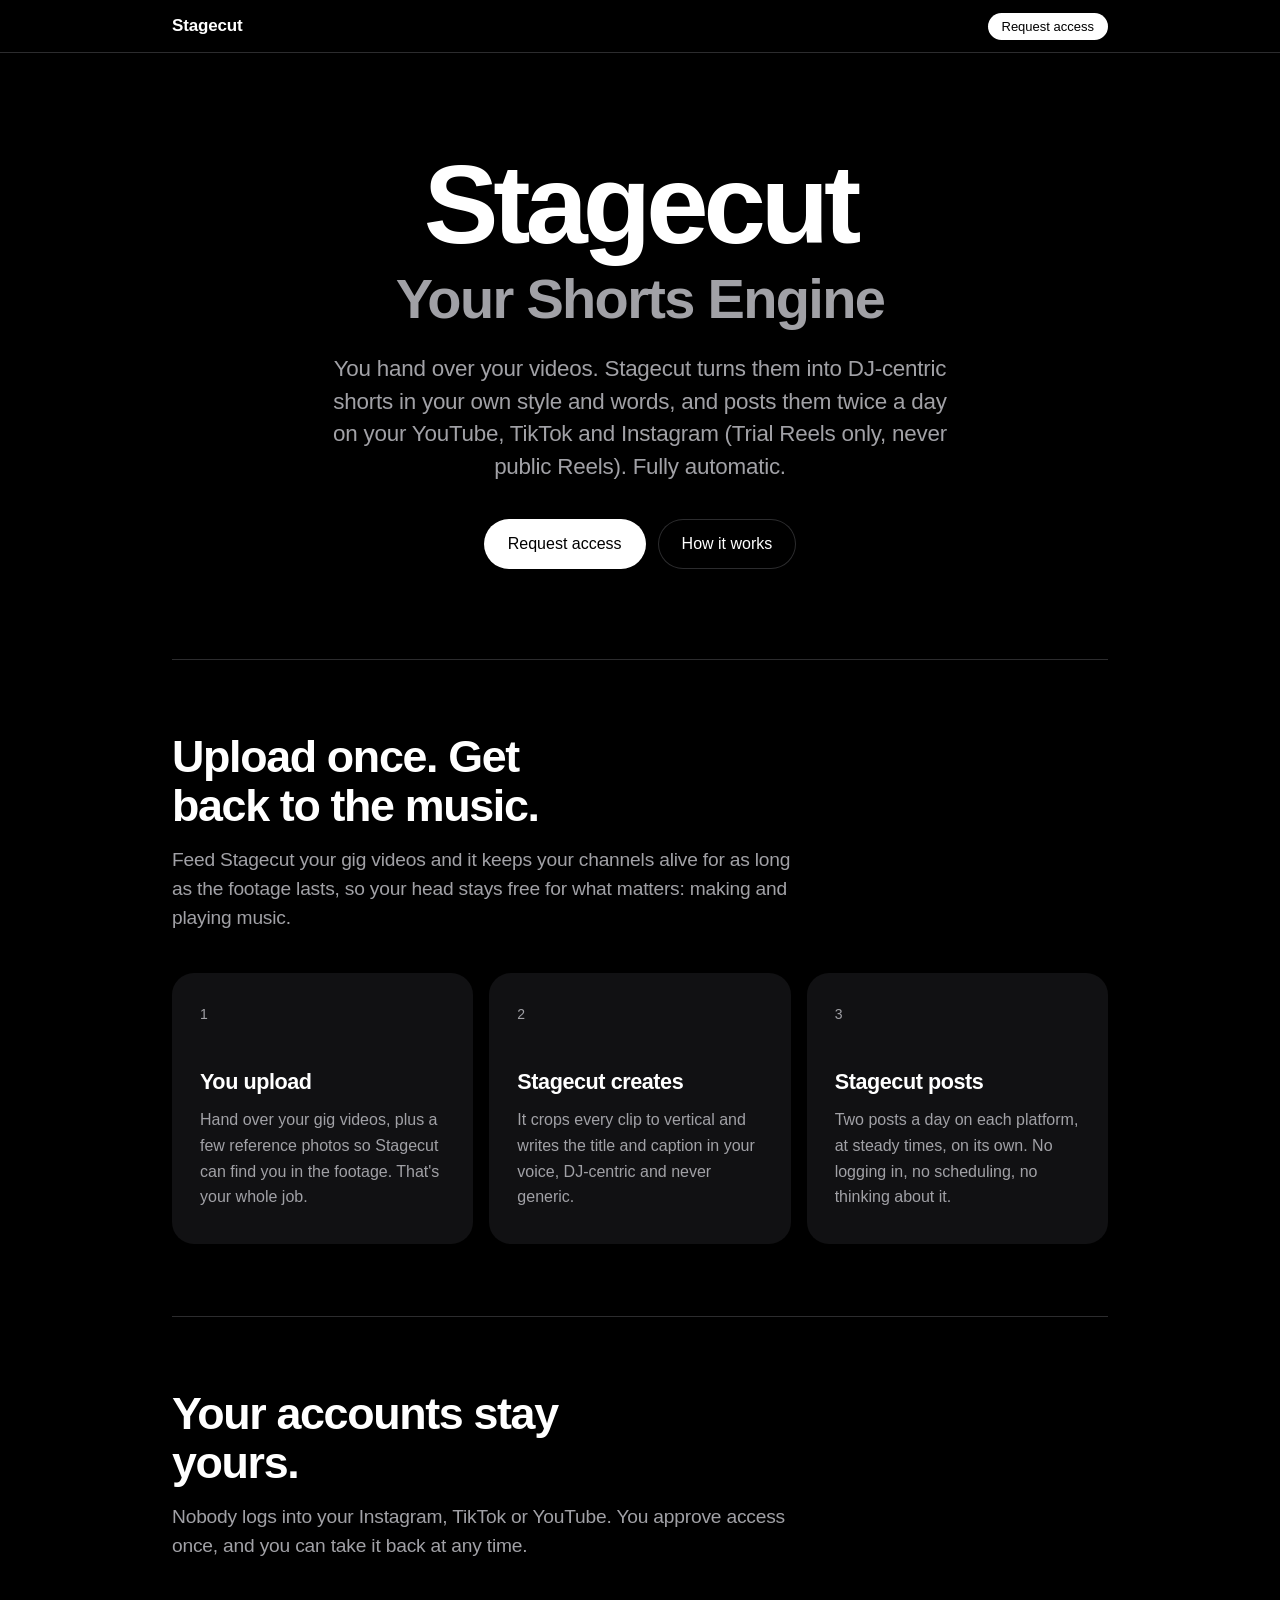
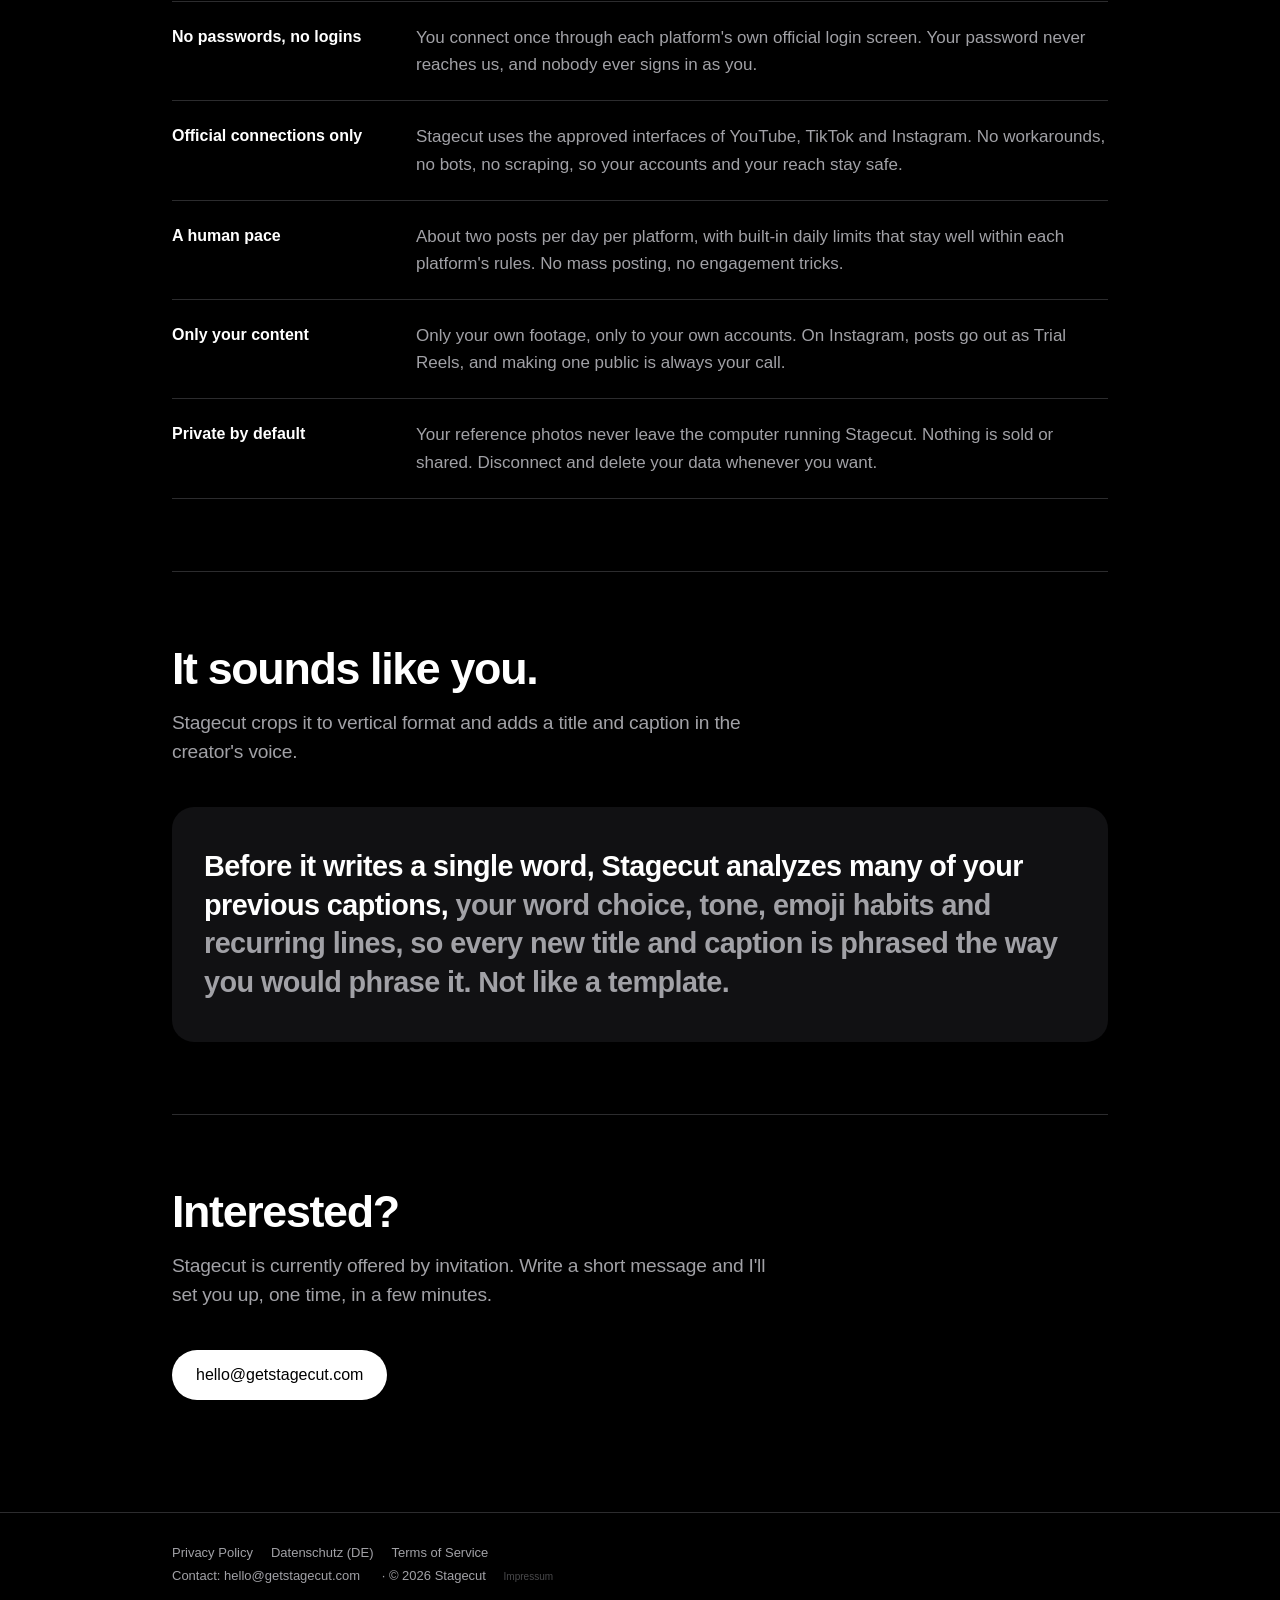
<file: index.html>
<!doctype html>
<html lang="en">
<head>
<meta charset="utf-8">
<meta name="viewport" content="width=device-width, initial-scale=1">
<title>Stagecut – Your Shorts Engine</title>
<meta name="description" content="Stagecut turns DJ gig footage into vertical shorts with titles and captions in the creator's own voice and posts them to YouTube, TikTok and Instagram.">
<meta name="color-scheme" content="dark">
<link rel="stylesheet" href="style.css">
</head>
<body>
<nav class="nav"><div class="nav-inner">
  <a class="brand" href="index.html">Stagecut</a>
  <div class="nav-links"><a class="pill" href="mailto:hello@getstagecut.com?subject=Stagecut%20access">Request access</a></div>
</div></nav>
<div class="wrap">
<div class="hero">
  <h1><span>Stagecut</span><span class="dim">Your Shorts Engine</span></h1>
  <p class="sub">You hand over your videos. Stagecut turns them into DJ-centric shorts in your own style and words, and posts them twice a day on your YouTube, TikTok and Instagram (Trial Reels only, never public Reels). Fully automatic.</p>
  <div class="cta"><a class="btn" href="mailto:hello@getstagecut.com?subject=Stagecut%20access">Request access</a><a class="btn ghost" href="#how">How it works</a></div>
</div>

<section id="how">
  <h2>Upload once. Get back to the music.</h2>
  <p class="lead">Feed Stagecut your gig videos and it keeps your channels alive for as long as the footage lasts, so your head stays free for what matters: making and playing music.</p>
  <div class="grid">
    <div class="card"><div class="n">1</div><h3>You upload</h3><p>Hand over your gig videos, plus a few reference photos so Stagecut can find you in the footage. That's your whole job.</p></div>
    <div class="card"><div class="n">2</div><h3>Stagecut creates</h3><p>It crops every clip to vertical and writes the title and caption in your voice, DJ-centric and never generic.</p></div>
    <div class="card"><div class="n">3</div><h3>Stagecut posts</h3><p>Two posts a day on each platform, at steady times, on its own. No logging in, no scheduling, no thinking about it.</p></div>
  </div>
</section>

<section id="safe">
  <h2>Your accounts stay yours.</h2>
  <p class="lead">Nobody logs into your Instagram, TikTok or YouTube. You approve access once, and you can take it back at any time.</p>
  <div class="rows">
    <div><h3>No passwords, no logins</h3><p>You connect once through each platform's own official login screen. Your password never reaches us, and nobody ever signs in as you.</p></div>
    <div><h3>Official connections only</h3><p>Stagecut uses the approved interfaces of YouTube, TikTok and Instagram. No workarounds, no bots, no scraping, so your accounts and your reach stay safe.</p></div>
    <div><h3>A human pace</h3><p>About two posts per day per platform, with built-in daily limits that stay well within each platform's rules. No mass posting, no engagement tricks.</p></div>
    <div><h3>Only your content</h3><p>Only your own footage, only to your own accounts. On Instagram, posts go out as Trial Reels, and making one public is always your call.</p></div>
    <div><h3>Private by default</h3><p>Your reference photos never leave the computer running Stagecut. Nothing is sold or shared. Disconnect and delete your data whenever you want.</p></div>
  </div>
</section>

<section id="voice">
  <h2>It sounds like you.</h2>
  <p class="lead">Stagecut crops it to vertical format and adds a title and caption in the creator's voice.</p>
  <div class="quote">Before it writes a single word, Stagecut analyzes many of your previous captions, <span>your word choice, tone, emoji habits and recurring lines, so every new title and caption is phrased the way you would phrase it. Not like a template.</span></div>
</section>

<section id="contact">
  <h2>Interested?</h2>
  <p class="lead">Stagecut is currently offered by invitation. Write a short message and I'll set you up, one time, in a few minutes.</p>
  <div class="cta" style="justify-content:flex-start"><a class="btn" href="mailto:hello@getstagecut.com?subject=Stagecut%20access">hello@getstagecut.com</a></div>
</section>
</div>
<footer><div class="foot">
  <a href="privacy.html">Privacy Policy</a><a href="datenschutz.html">Datenschutz (DE)</a><a href="terms.html">Terms of Service</a><br>
  Contact: <a href="mailto:hello@getstagecut.com">hello@getstagecut.com</a> &middot; &copy; 2026 Stagecut <a class="tiny" href="impressum.html">Impressum</a>
</div></footer>
</body>
</html>
</file>
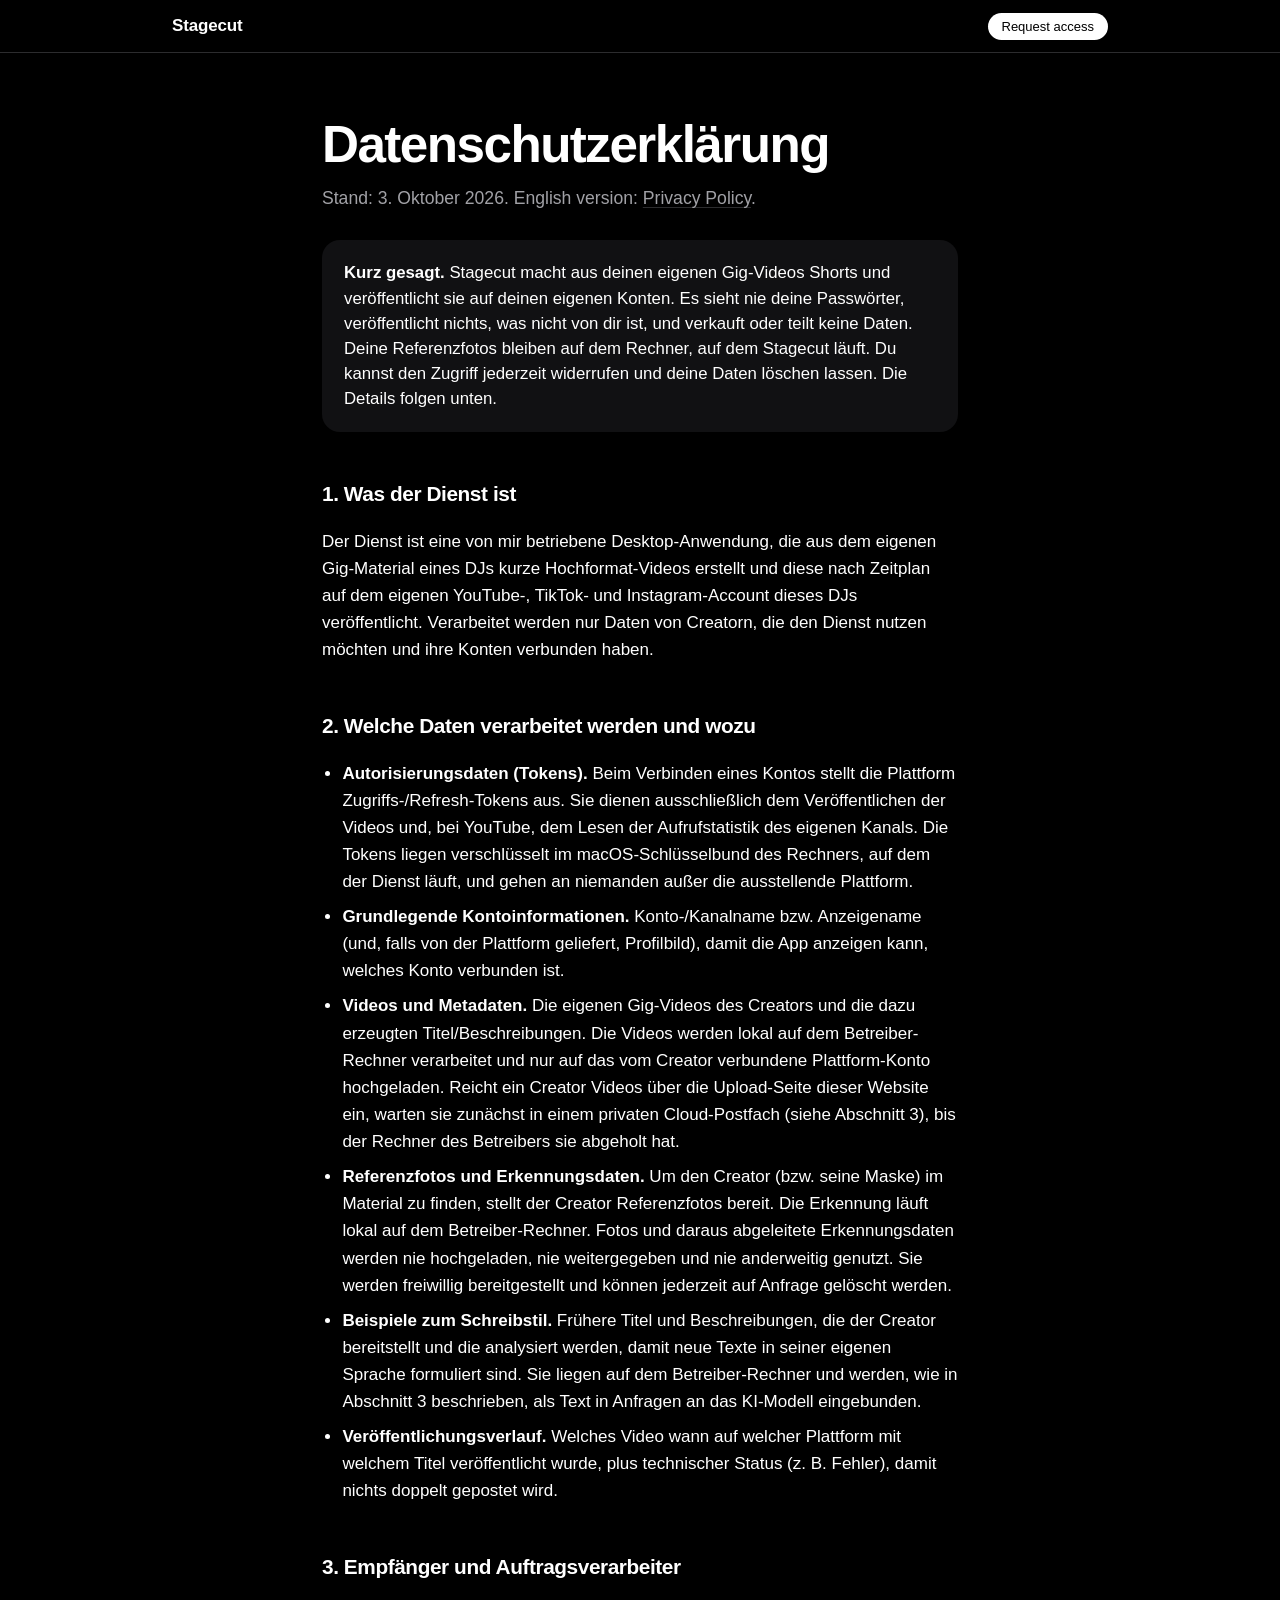
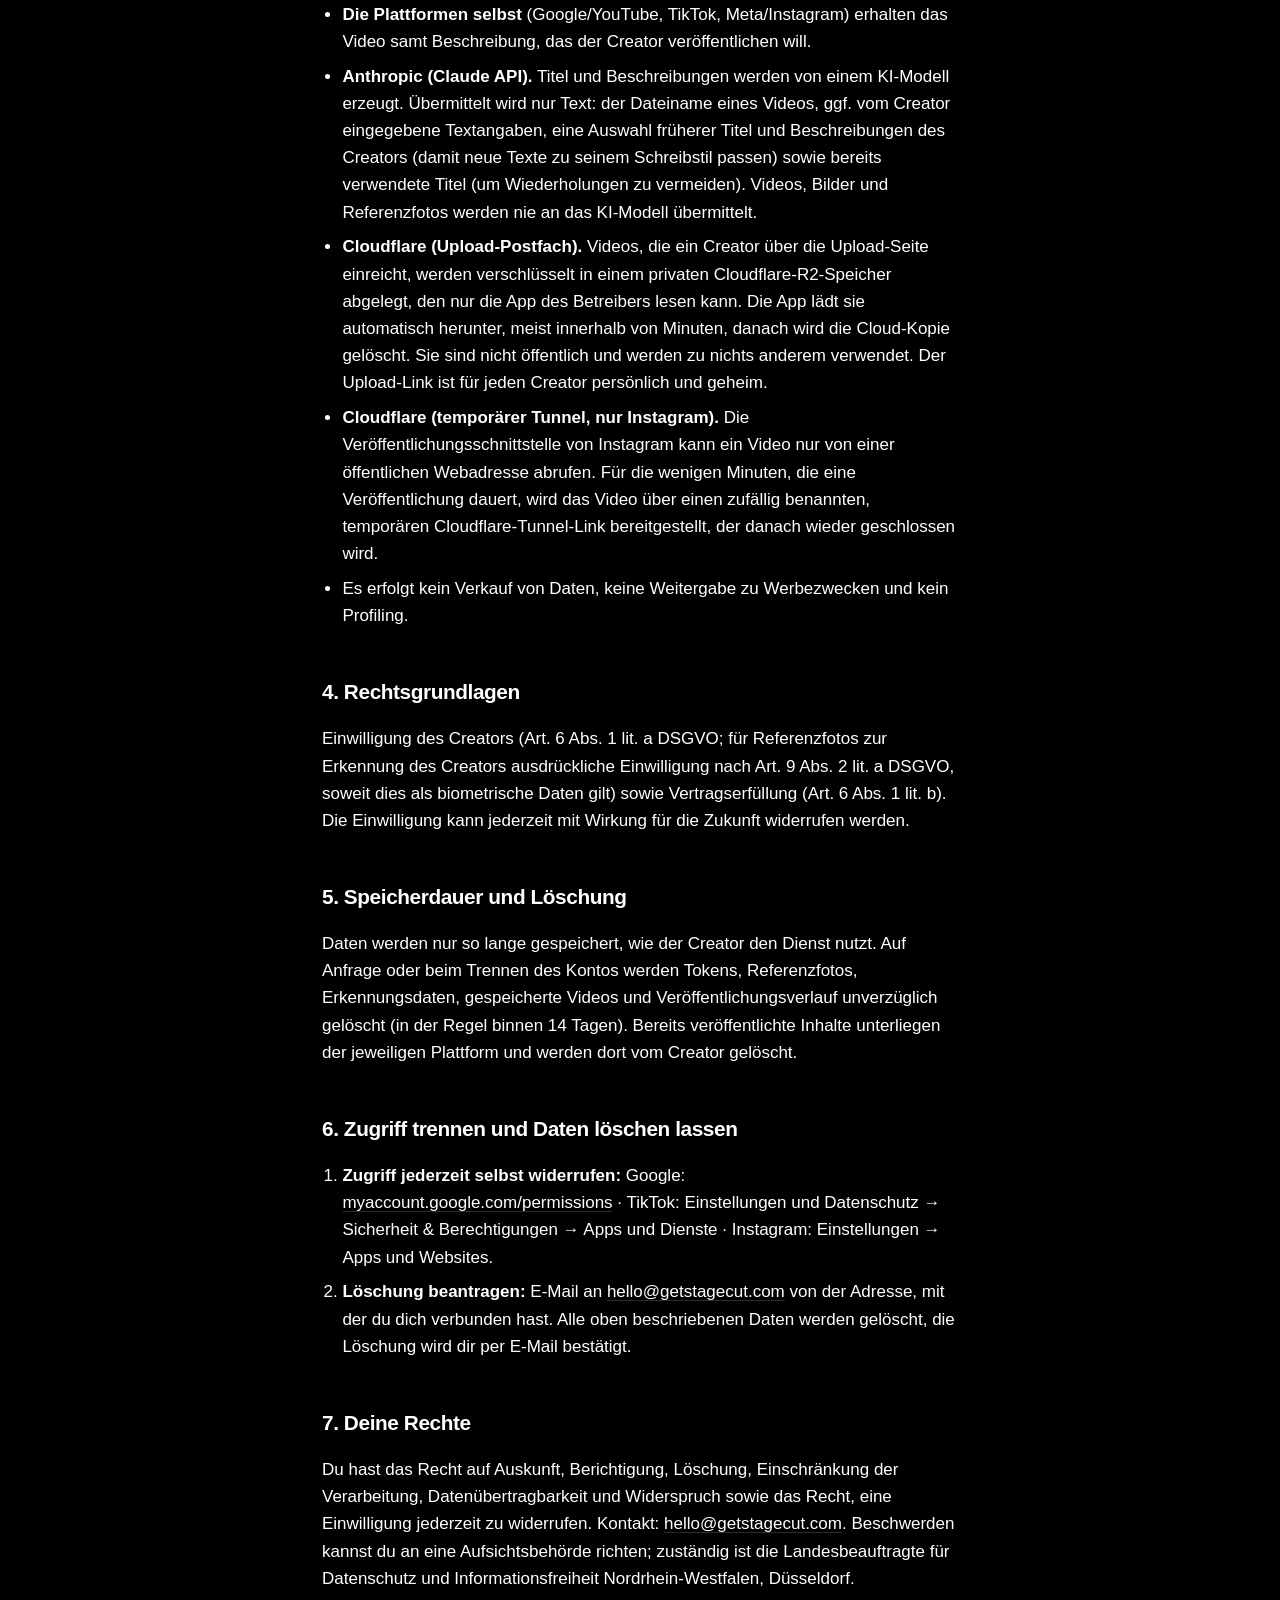
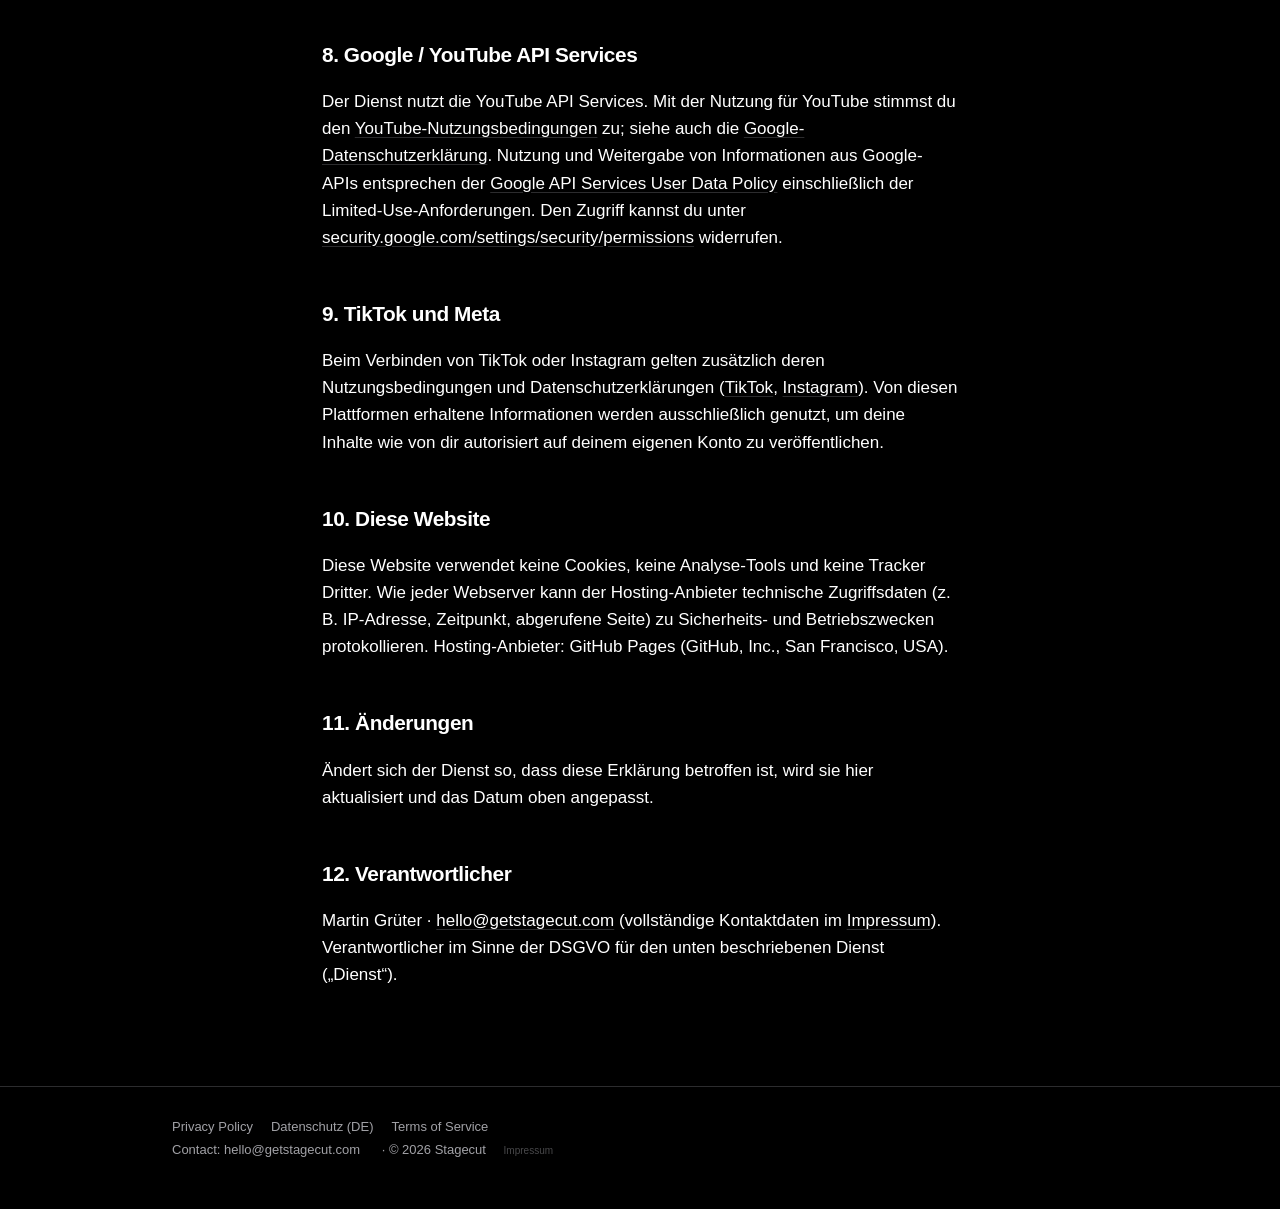
<file: datenschutz.html>
<!doctype html>
<html lang="de">
<head>
<meta charset="utf-8">
<meta name="viewport" content="width=device-width, initial-scale=1">
<title>Datenschutzerklärung – Stagecut</title>
<meta name="description" content="Wie Stagecut mit Creator-Daten, Plattform-Tokens und Videos umgeht.">
<meta name="color-scheme" content="dark">
<link rel="stylesheet" href="style.css">
</head>
<body>
<nav class="nav"><div class="nav-inner">
  <a class="brand" href="index.html">Stagecut</a>
  <div class="nav-links"><a class="pill" href="mailto:hello@getstagecut.com?subject=Stagecut%20access">Request access</a></div>
</div></nav>
<main class="narrow">
<h1>Datenschutzerklärung</h1>
<p class="lead">Stand: 3. Oktober 2026. English version: <a href="privacy.html">Privacy Policy</a>.</p>

<div class="summary"><strong>Kurz gesagt.</strong> Stagecut macht aus deinen eigenen Gig-Videos Shorts und veröffentlicht sie auf deinen eigenen Konten. Es sieht nie deine Passwörter, veröffentlicht nichts, was nicht von dir ist, und verkauft oder teilt keine Daten. Deine Referenzfotos bleiben auf dem Rechner, auf dem Stagecut läuft. Du kannst den Zugriff jederzeit widerrufen und deine Daten löschen lassen. Die Details folgen unten.</div>
<h2>1. Was der Dienst ist</h2>
<p>Der Dienst ist eine von mir betriebene Desktop-Anwendung, die aus dem eigenen Gig-Material eines DJs kurze Hochformat-Videos erstellt und diese nach Zeitplan auf dem eigenen YouTube-, TikTok- und Instagram-Account dieses DJs veröffentlicht. Verarbeitet werden nur Daten von Creatorn, die den Dienst nutzen möchten und ihre Konten verbunden haben.</p>

<h2>2. Welche Daten verarbeitet werden und wozu</h2>
<ul>
<li><strong>Autorisierungsdaten (Tokens).</strong> Beim Verbinden eines Kontos stellt die Plattform Zugriffs-/Refresh-Tokens aus. Sie dienen ausschließlich dem Veröffentlichen der Videos und, bei YouTube, dem Lesen der Aufrufstatistik des eigenen Kanals. Die Tokens liegen verschlüsselt im macOS-Schlüsselbund des Rechners, auf dem der Dienst läuft, und gehen an niemanden außer die ausstellende Plattform.</li>
<li><strong>Grundlegende Kontoinformationen.</strong> Konto-/Kanalname bzw. Anzeigename (und, falls von der Plattform geliefert, Profilbild), damit die App anzeigen kann, welches Konto verbunden ist.</li>
<li><strong>Videos und Metadaten.</strong> Die eigenen Gig-Videos des Creators und die dazu erzeugten Titel/Beschreibungen. Die Videos werden lokal auf dem Betreiber-Rechner verarbeitet und nur auf das vom Creator verbundene Plattform-Konto hochgeladen. Reicht ein Creator Videos über die Upload-Seite dieser Website ein, warten sie zunächst in einem privaten Cloud-Postfach (siehe Abschnitt 3), bis der Rechner des Betreibers sie abgeholt hat.</li>
<li><strong>Referenzfotos und Erkennungsdaten.</strong> Um den Creator (bzw. seine Maske) im Material zu finden, stellt der Creator Referenzfotos bereit. Die Erkennung läuft lokal auf dem Betreiber-Rechner. Fotos und daraus abgeleitete Erkennungsdaten werden nie hochgeladen, nie weitergegeben und nie anderweitig genutzt. Sie werden freiwillig bereitgestellt und können jederzeit auf Anfrage gelöscht werden.</li>
<li><strong>Beispiele zum Schreibstil.</strong> Frühere Titel und Beschreibungen, die der Creator bereitstellt und die analysiert werden, damit neue Texte in seiner eigenen Sprache formuliert sind. Sie liegen auf dem Betreiber-Rechner und werden, wie in Abschnitt 3 beschrieben, als Text in Anfragen an das KI-Modell eingebunden.</li>
<li><strong>Veröffentlichungsverlauf.</strong> Welches Video wann auf welcher Plattform mit welchem Titel veröffentlicht wurde, plus technischer Status (z. B. Fehler), damit nichts doppelt gepostet wird.</li>
</ul>

<h2>3. Empfänger und Auftragsverarbeiter</h2>
<ul>
<li><strong>Die Plattformen selbst</strong> (Google/YouTube, TikTok, Meta/Instagram) erhalten das Video samt Beschreibung, das der Creator veröffentlichen will.</li>
<li><strong>Anthropic (Claude API).</strong> Titel und Beschreibungen werden von einem KI-Modell erzeugt. Übermittelt wird nur Text: der Dateiname eines Videos, ggf. vom Creator eingegebene Textangaben, eine Auswahl früherer Titel und Beschreibungen des Creators (damit neue Texte zu seinem Schreibstil passen) sowie bereits verwendete Titel (um Wiederholungen zu vermeiden). Videos, Bilder und Referenzfotos werden nie an das KI-Modell übermittelt.</li>
<li><strong>Cloudflare (Upload-Postfach).</strong> Videos, die ein Creator über die Upload-Seite einreicht, werden verschlüsselt in einem privaten Cloudflare-R2-Speicher abgelegt, den nur die App des Betreibers lesen kann. Die App lädt sie automatisch herunter, meist innerhalb von Minuten, danach wird die Cloud-Kopie gelöscht. Sie sind nicht öffentlich und werden zu nichts anderem verwendet. Der Upload-Link ist für jeden Creator persönlich und geheim.</li>
<li><strong>Cloudflare (temporärer Tunnel, nur Instagram).</strong> Die Veröffentlichungsschnittstelle von Instagram kann ein Video nur von einer öffentlichen Webadresse abrufen. Für die wenigen Minuten, die eine Veröffentlichung dauert, wird das Video über einen zufällig benannten, temporären Cloudflare-Tunnel-Link bereitgestellt, der danach wieder geschlossen wird.</li>
<li>Es erfolgt kein Verkauf von Daten, keine Weitergabe zu Werbezwecken und kein Profiling.</li>
</ul>

<h2>4. Rechtsgrundlagen</h2>
<p>Einwilligung des Creators (Art. 6 Abs. 1 lit. a DSGVO; für Referenzfotos zur Erkennung des Creators ausdrückliche Einwilligung nach Art. 9 Abs. 2 lit. a DSGVO, soweit dies als biometrische Daten gilt) sowie Vertragserfüllung (Art. 6 Abs. 1 lit. b). Die Einwilligung kann jederzeit mit Wirkung für die Zukunft widerrufen werden.</p>

<h2>5. Speicherdauer und Löschung</h2>
<p>Daten werden nur so lange gespeichert, wie der Creator den Dienst nutzt. Auf Anfrage oder beim Trennen des Kontos werden Tokens, Referenzfotos, Erkennungsdaten, gespeicherte Videos und Veröffentlichungsverlauf unverzüglich gelöscht (in der Regel binnen 14 Tagen). Bereits veröffentlichte Inhalte unterliegen der jeweiligen Plattform und werden dort vom Creator gelöscht.</p>

<h2 id="delete-data">6. Zugriff trennen und Daten löschen lassen</h2>
<ol>
<li><strong>Zugriff jederzeit selbst widerrufen:</strong> Google: <a href="https://myaccount.google.com/permissions">myaccount.google.com/permissions</a> &middot; TikTok: Einstellungen und Datenschutz &rarr; Sicherheit &amp; Berechtigungen &rarr; Apps und Dienste &middot; Instagram: Einstellungen &rarr; Apps und Websites.</li>
<li><strong>Löschung beantragen:</strong> E-Mail an <a href="mailto:hello@getstagecut.com">hello@getstagecut.com</a> von der Adresse, mit der du dich verbunden hast. Alle oben beschriebenen Daten werden gelöscht, die Löschung wird dir per E-Mail bestätigt.</li>
</ol>

<h2>7. Deine Rechte</h2>
<p>Du hast das Recht auf Auskunft, Berichtigung, Löschung, Einschränkung der Verarbeitung, Datenübertragbarkeit und Widerspruch sowie das Recht, eine Einwilligung jederzeit zu widerrufen. Kontakt: <a href="mailto:hello@getstagecut.com">hello@getstagecut.com</a>. Beschwerden kannst du an eine Aufsichtsbehörde richten; zuständig ist die Landesbeauftragte für Datenschutz und Informationsfreiheit Nordrhein-Westfalen, Düsseldorf.</p>

<h2>8. Google / YouTube API Services</h2>
<p>Der Dienst nutzt die YouTube API Services. Mit der Nutzung für YouTube stimmst du den <a href="https://www.youtube.com/t/terms">YouTube-Nutzungsbedingungen</a> zu; siehe auch die <a href="https://policies.google.com/privacy">Google-Datenschutzerklärung</a>. Nutzung und Weitergabe von Informationen aus Google-APIs entsprechen der <a href="https://developers.google.com/terms/api-services-user-data-policy">Google API Services User Data Policy</a> einschließlich der Limited-Use-Anforderungen. Den Zugriff kannst du unter <a href="https://security.google.com/settings/security/permissions">security.google.com/settings/security/permissions</a> widerrufen.</p>

<h2>9. TikTok und Meta</h2>
<p>Beim Verbinden von TikTok oder Instagram gelten zusätzlich deren Nutzungsbedingungen und Datenschutzerklärungen (<a href="https://www.tiktok.com/legal/page/eea/privacy-policy/en">TikTok</a>, <a href="https://privacycenter.instagram.com/policy">Instagram</a>). Von diesen Plattformen erhaltene Informationen werden ausschließlich genutzt, um deine Inhalte wie von dir autorisiert auf deinem eigenen Konto zu veröffentlichen.</p>

<h2>10. Diese Website</h2>
<p>Diese Website verwendet keine Cookies, keine Analyse-Tools und keine Tracker Dritter. Wie jeder Webserver kann der Hosting-Anbieter technische Zugriffsdaten (z. B. IP-Adresse, Zeitpunkt, abgerufene Seite) zu Sicherheits- und Betriebszwecken protokollieren. Hosting-Anbieter: GitHub Pages (GitHub, Inc., San Francisco, USA).</p>

<h2>11. Änderungen</h2>
<p>Ändert sich der Dienst so, dass diese Erklärung betroffen ist, wird sie hier aktualisiert und das Datum oben angepasst.</p>
<h2>12. Verantwortlicher</h2>
<p>Martin Grüter &middot; <a href="mailto:hello@getstagecut.com">hello@getstagecut.com</a> (vollständige Kontaktdaten im <a href="impressum.html">Impressum</a>). Verantwortlicher im Sinne der DSGVO für den unten beschriebenen Dienst („Dienst“).</p>


</main>
<footer><div class="foot">
  <a href="privacy.html">Privacy Policy</a><a href="datenschutz.html">Datenschutz (DE)</a><a href="terms.html">Terms of Service</a><br>
  Contact: <a href="mailto:hello@getstagecut.com">hello@getstagecut.com</a> &middot; &copy; 2026 Stagecut <a class="tiny" href="impressum.html">Impressum</a>
</div></footer>
</body>
</html>
</file>
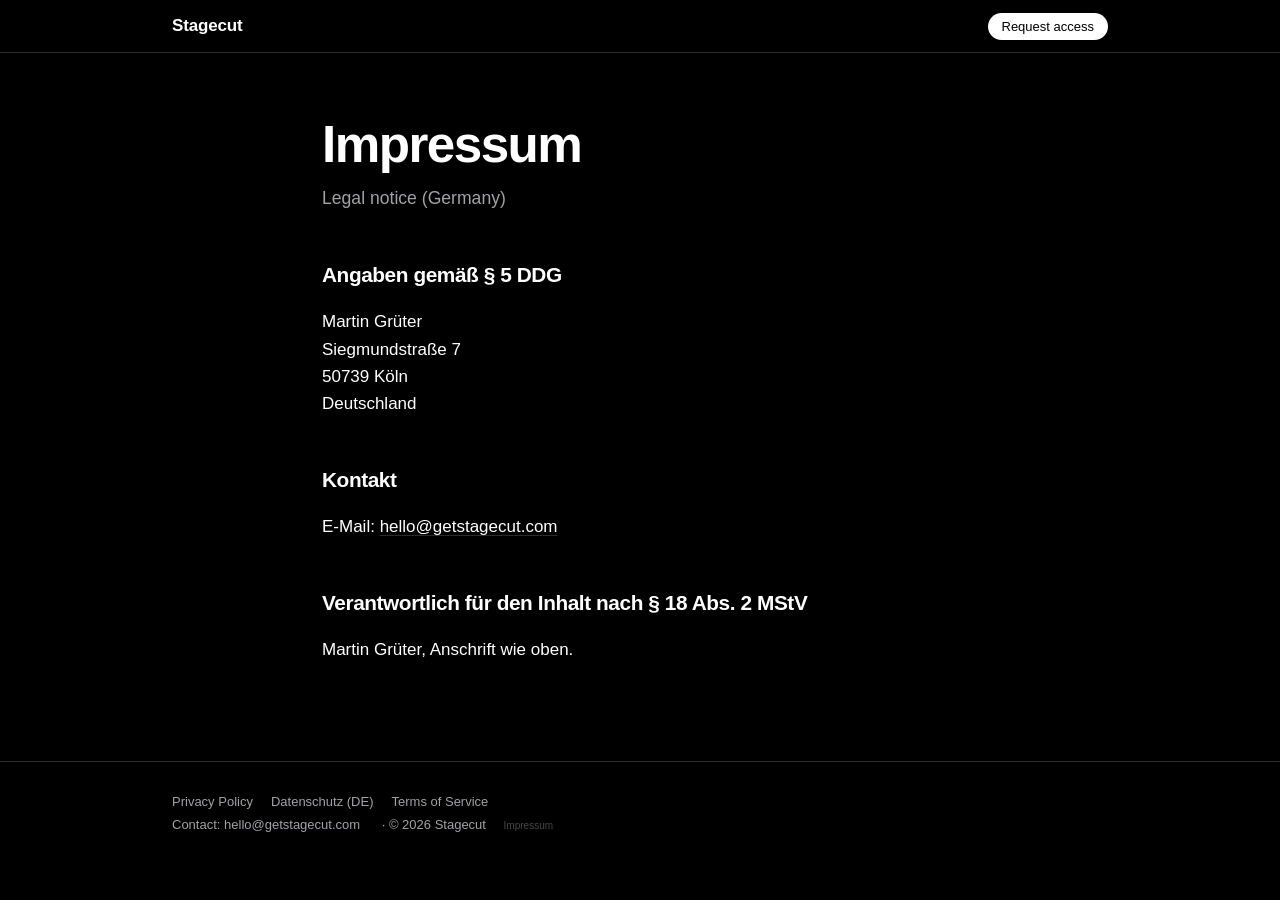
<file: impressum.html>
<!doctype html>
<html lang="de">
<head>
<meta charset="utf-8">
<meta name="viewport" content="width=device-width, initial-scale=1">
<title>Impressum – Stagecut</title>
<meta name="description" content="Anbieterkennzeichnung / Legal notice.">
<meta name="robots" content="noindex, nofollow">
<meta name="color-scheme" content="dark">
<link rel="stylesheet" href="style.css">
</head>
<body>
<nav class="nav"><div class="nav-inner">
  <a class="brand" href="index.html">Stagecut</a>
  <div class="nav-links"><a class="pill" href="mailto:hello@getstagecut.com?subject=Stagecut%20access">Request access</a></div>
</div></nav>
<main class="narrow">
<h1>Impressum</h1>
<p class="lead">Legal notice (Germany)</p>

<h2>Angaben gemäß § 5 DDG</h2>
<p>
Martin Grüter<br>
Siegmundstraße 7<br>
50739 Köln<br>
Deutschland
</p>

<h2>Kontakt</h2>
<p>E-Mail: <a href="mailto:hello@getstagecut.com">hello@getstagecut.com</a></p>

<h2>Verantwortlich für den Inhalt nach § 18 Abs. 2 MStV</h2>
<p>Martin Grüter, Anschrift wie oben.</p>

</main>
<footer><div class="foot">
  <a href="privacy.html">Privacy Policy</a><a href="datenschutz.html">Datenschutz (DE)</a><a href="terms.html">Terms of Service</a><br>
  Contact: <a href="mailto:hello@getstagecut.com">hello@getstagecut.com</a> &middot; &copy; 2026 Stagecut <a class="tiny" href="impressum.html">Impressum</a>
</div></footer>
</body>
</html>
</file>
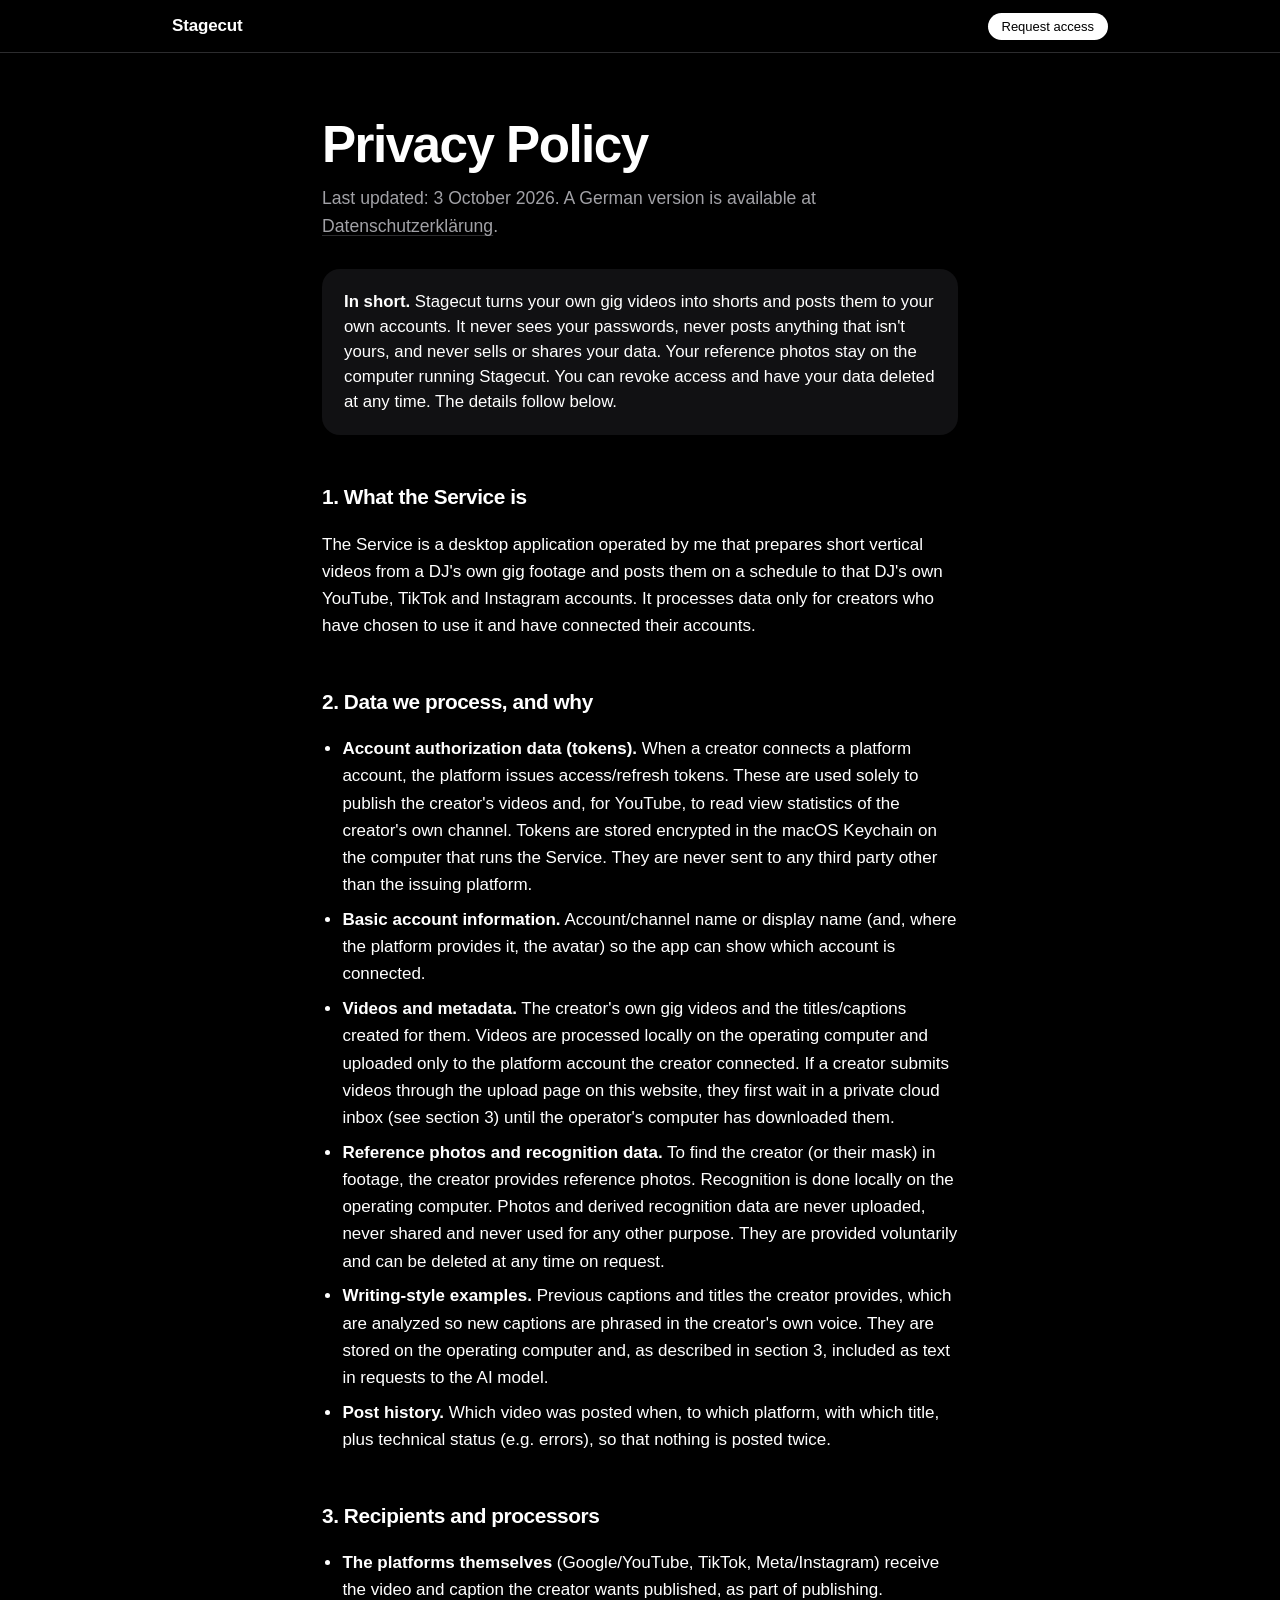
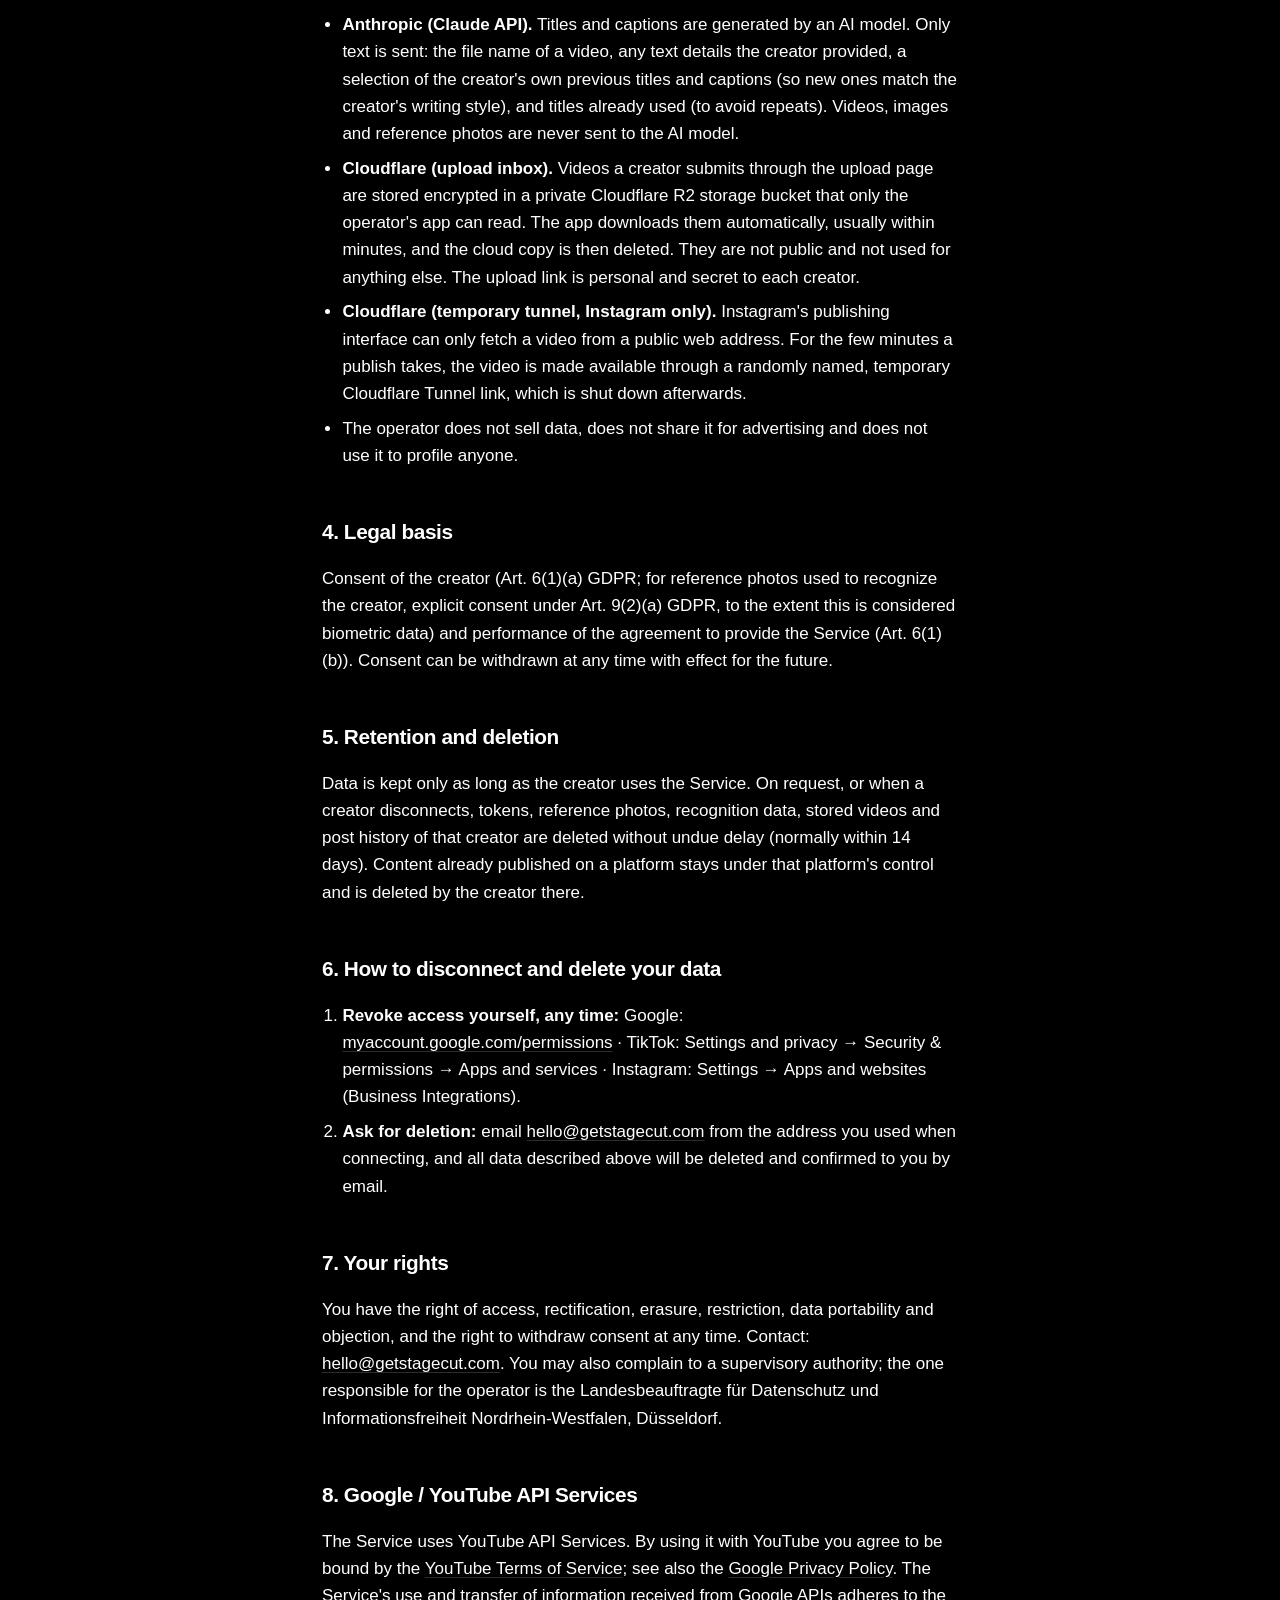
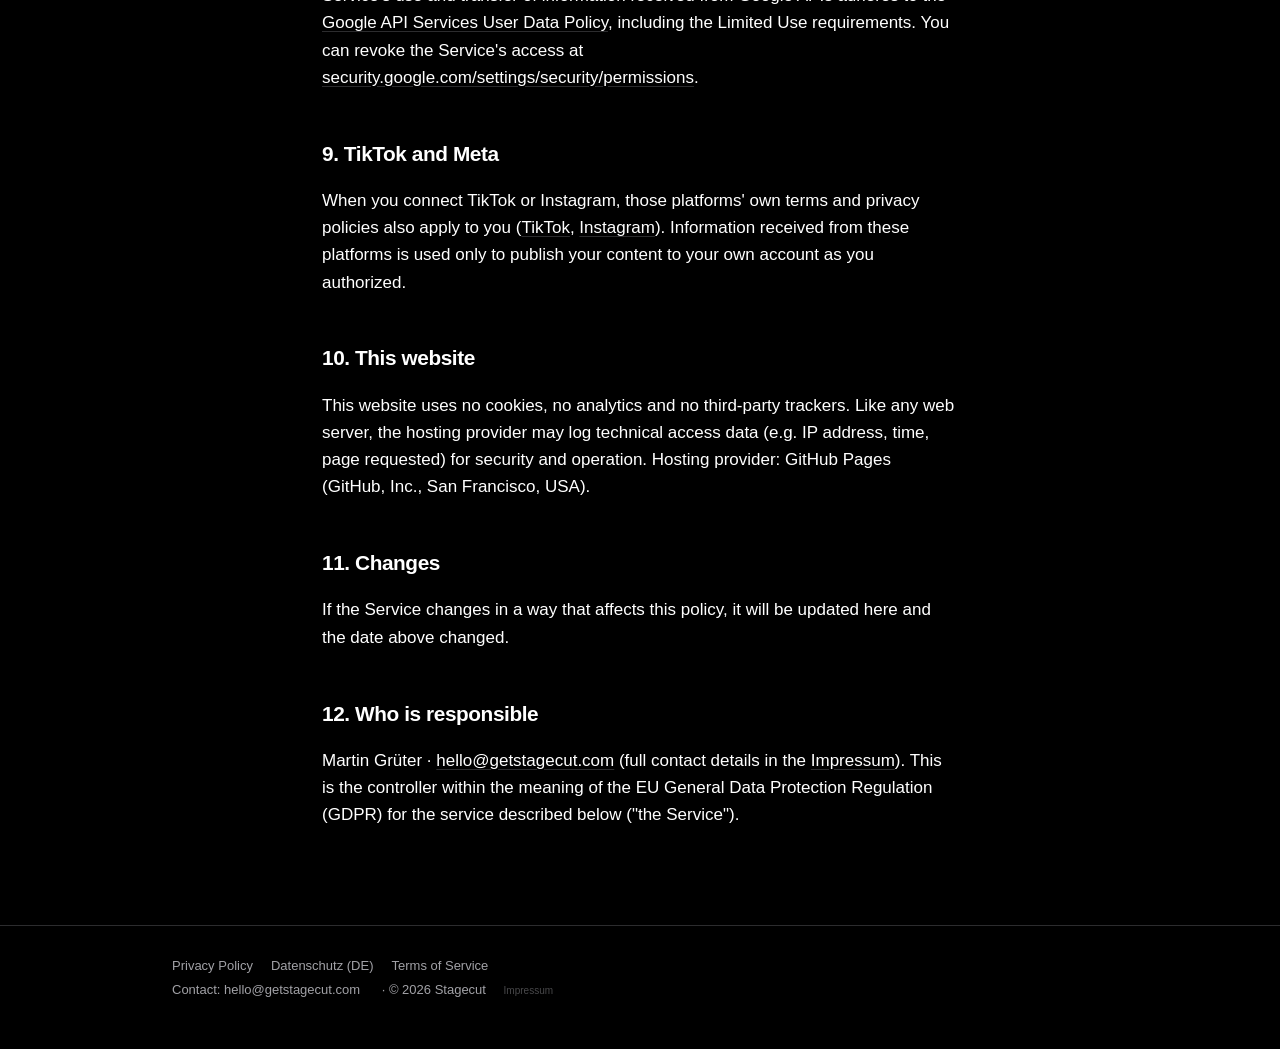
<file: privacy.html>
<!doctype html>
<html lang="en">
<head>
<meta charset="utf-8">
<meta name="viewport" content="width=device-width, initial-scale=1">
<title>Privacy Policy – Stagecut</title>
<meta name="description" content="How Stagecut handles creator data, platform tokens and videos.">
<meta name="color-scheme" content="dark">
<link rel="stylesheet" href="style.css">
</head>
<body>
<nav class="nav"><div class="nav-inner">
  <a class="brand" href="index.html">Stagecut</a>
  <div class="nav-links"><a class="pill" href="mailto:hello@getstagecut.com?subject=Stagecut%20access">Request access</a></div>
</div></nav>
<main class="narrow">
<h1>Privacy Policy</h1>
<p class="lead">Last updated: 3 October 2026. A German version is available at <a href="datenschutz.html">Datenschutzerklärung</a>.</p>

<div class="summary"><strong>In short.</strong> Stagecut turns your own gig videos into shorts and posts them to your own accounts. It never sees your passwords, never posts anything that isn't yours, and never sells or shares your data. Your reference photos stay on the computer running Stagecut. You can revoke access and have your data deleted at any time. The details follow below.</div>
<h2>1. What the Service is</h2>
<p>The Service is a desktop application operated by me that prepares short vertical videos from a DJ's own gig footage and posts them on a schedule to that DJ's own YouTube, TikTok and Instagram accounts. It processes data only for creators who have chosen to use it and have connected their accounts.</p>

<h2>2. Data we process, and why</h2>
<ul>
<li><strong>Account authorization data (tokens).</strong> When a creator connects a platform account, the platform issues access/refresh tokens. These are used solely to publish the creator's videos and, for YouTube, to read view statistics of the creator's own channel. Tokens are stored encrypted in the macOS Keychain on the computer that runs the Service. They are never sent to any third party other than the issuing platform.</li>
<li><strong>Basic account information.</strong> Account/channel name or display name (and, where the platform provides it, the avatar) so the app can show which account is connected.</li>
<li><strong>Videos and metadata.</strong> The creator's own gig videos and the titles/captions created for them. Videos are processed locally on the operating computer and uploaded only to the platform account the creator connected. If a creator submits videos through the upload page on this website, they first wait in a private cloud inbox (see section 3) until the operator's computer has downloaded them.</li>
<li><strong>Reference photos and recognition data.</strong> To find the creator (or their mask) in footage, the creator provides reference photos. Recognition is done locally on the operating computer. Photos and derived recognition data are never uploaded, never shared and never used for any other purpose. They are provided voluntarily and can be deleted at any time on request.</li>
<li><strong>Writing-style examples.</strong> Previous captions and titles the creator provides, which are analyzed so new captions are phrased in the creator's own voice. They are stored on the operating computer and, as described in section 3, included as text in requests to the AI model.</li>
<li><strong>Post history.</strong> Which video was posted when, to which platform, with which title, plus technical status (e.g. errors), so that nothing is posted twice.</li>
</ul>

<h2>3. Recipients and processors</h2>
<ul>
<li><strong>The platforms themselves</strong> (Google/YouTube, TikTok, Meta/Instagram) receive the video and caption the creator wants published, as part of publishing.</li>
<li><strong>Anthropic (Claude API).</strong> Titles and captions are generated by an AI model. Only text is sent: the file name of a video, any text details the creator provided, a selection of the creator's own previous titles and captions (so new ones match the creator's writing style), and titles already used (to avoid repeats). Videos, images and reference photos are never sent to the AI model.</li>
<li><strong>Cloudflare (upload inbox).</strong> Videos a creator submits through the upload page are stored encrypted in a private Cloudflare R2 storage bucket that only the operator's app can read. The app downloads them automatically, usually within minutes, and the cloud copy is then deleted. They are not public and not used for anything else. The upload link is personal and secret to each creator.</li>
<li><strong>Cloudflare (temporary tunnel, Instagram only).</strong> Instagram's publishing interface can only fetch a video from a public web address. For the few minutes a publish takes, the video is made available through a randomly named, temporary Cloudflare Tunnel link, which is shut down afterwards.</li>
<li>The operator does not sell data, does not share it for advertising and does not use it to profile anyone.</li>
</ul>

<h2>4. Legal basis</h2>
<p>Consent of the creator (Art. 6(1)(a) GDPR; for reference photos used to recognize the creator, explicit consent under Art. 9(2)(a) GDPR, to the extent this is considered biometric data) and performance of the agreement to provide the Service (Art. 6(1)(b)). Consent can be withdrawn at any time with effect for the future.</p>

<h2>5. Retention and deletion</h2>
<p>Data is kept only as long as the creator uses the Service. On request, or when a creator disconnects, tokens, reference photos, recognition data, stored videos and post history of that creator are deleted without undue delay (normally within 14 days). Content already published on a platform stays under that platform's control and is deleted by the creator there.</p>

<h2 id="delete-data">6. How to disconnect and delete your data</h2>
<ol>
<li><strong>Revoke access yourself, any time:</strong> Google: <a href="https://myaccount.google.com/permissions">myaccount.google.com/permissions</a> &middot; TikTok: Settings and privacy &rarr; Security &amp; permissions &rarr; Apps and services &middot; Instagram: Settings &rarr; Apps and websites (Business Integrations).</li>
<li><strong>Ask for deletion:</strong> email <a href="mailto:hello@getstagecut.com">hello@getstagecut.com</a> from the address you used when connecting, and all data described above will be deleted and confirmed to you by email.</li>
</ol>

<h2>7. Your rights</h2>
<p>You have the right of access, rectification, erasure, restriction, data portability and objection, and the right to withdraw consent at any time. Contact: <a href="mailto:hello@getstagecut.com">hello@getstagecut.com</a>. You may also complain to a supervisory authority; the one responsible for the operator is the Landesbeauftragte für Datenschutz und Informationsfreiheit Nordrhein-Westfalen, Düsseldorf.</p>

<h2>8. Google / YouTube API Services</h2>
<p>The Service uses YouTube API Services. By using it with YouTube you agree to be bound by the <a href="https://www.youtube.com/t/terms">YouTube Terms of Service</a>; see also the <a href="https://policies.google.com/privacy">Google Privacy Policy</a>. The Service's use and transfer of information received from Google APIs adheres to the <a href="https://developers.google.com/terms/api-services-user-data-policy">Google API Services User Data Policy</a>, including the Limited Use requirements. You can revoke the Service's access at <a href="https://security.google.com/settings/security/permissions">security.google.com/settings/security/permissions</a>.</p>

<h2>9. TikTok and Meta</h2>
<p>When you connect TikTok or Instagram, those platforms' own terms and privacy policies also apply to you (<a href="https://www.tiktok.com/legal/page/eea/privacy-policy/en">TikTok</a>, <a href="https://privacycenter.instagram.com/policy">Instagram</a>). Information received from these platforms is used only to publish your content to your own account as you authorized.</p>

<h2>10. This website</h2>
<p>This website uses no cookies, no analytics and no third-party trackers. Like any web server, the hosting provider may log technical access data (e.g. IP address, time, page requested) for security and operation. Hosting provider: GitHub Pages (GitHub, Inc., San Francisco, USA).</p>

<h2>11. Changes</h2>
<p>If the Service changes in a way that affects this policy, it will be updated here and the date above changed.</p>
<h2>12. Who is responsible</h2>
<p>Martin Grüter &middot; <a href="mailto:hello@getstagecut.com">hello@getstagecut.com</a> (full contact details in the <a href="impressum.html">Impressum</a>). This is the controller within the meaning of the EU General Data Protection Regulation (GDPR) for the service described below ("the Service").</p>


</main>
<footer><div class="foot">
  <a href="privacy.html">Privacy Policy</a><a href="datenschutz.html">Datenschutz (DE)</a><a href="terms.html">Terms of Service</a><br>
  Contact: <a href="mailto:hello@getstagecut.com">hello@getstagecut.com</a> &middot; &copy; 2026 Stagecut <a class="tiny" href="impressum.html">Impressum</a>
</div></footer>
</body>
</html>
</file>
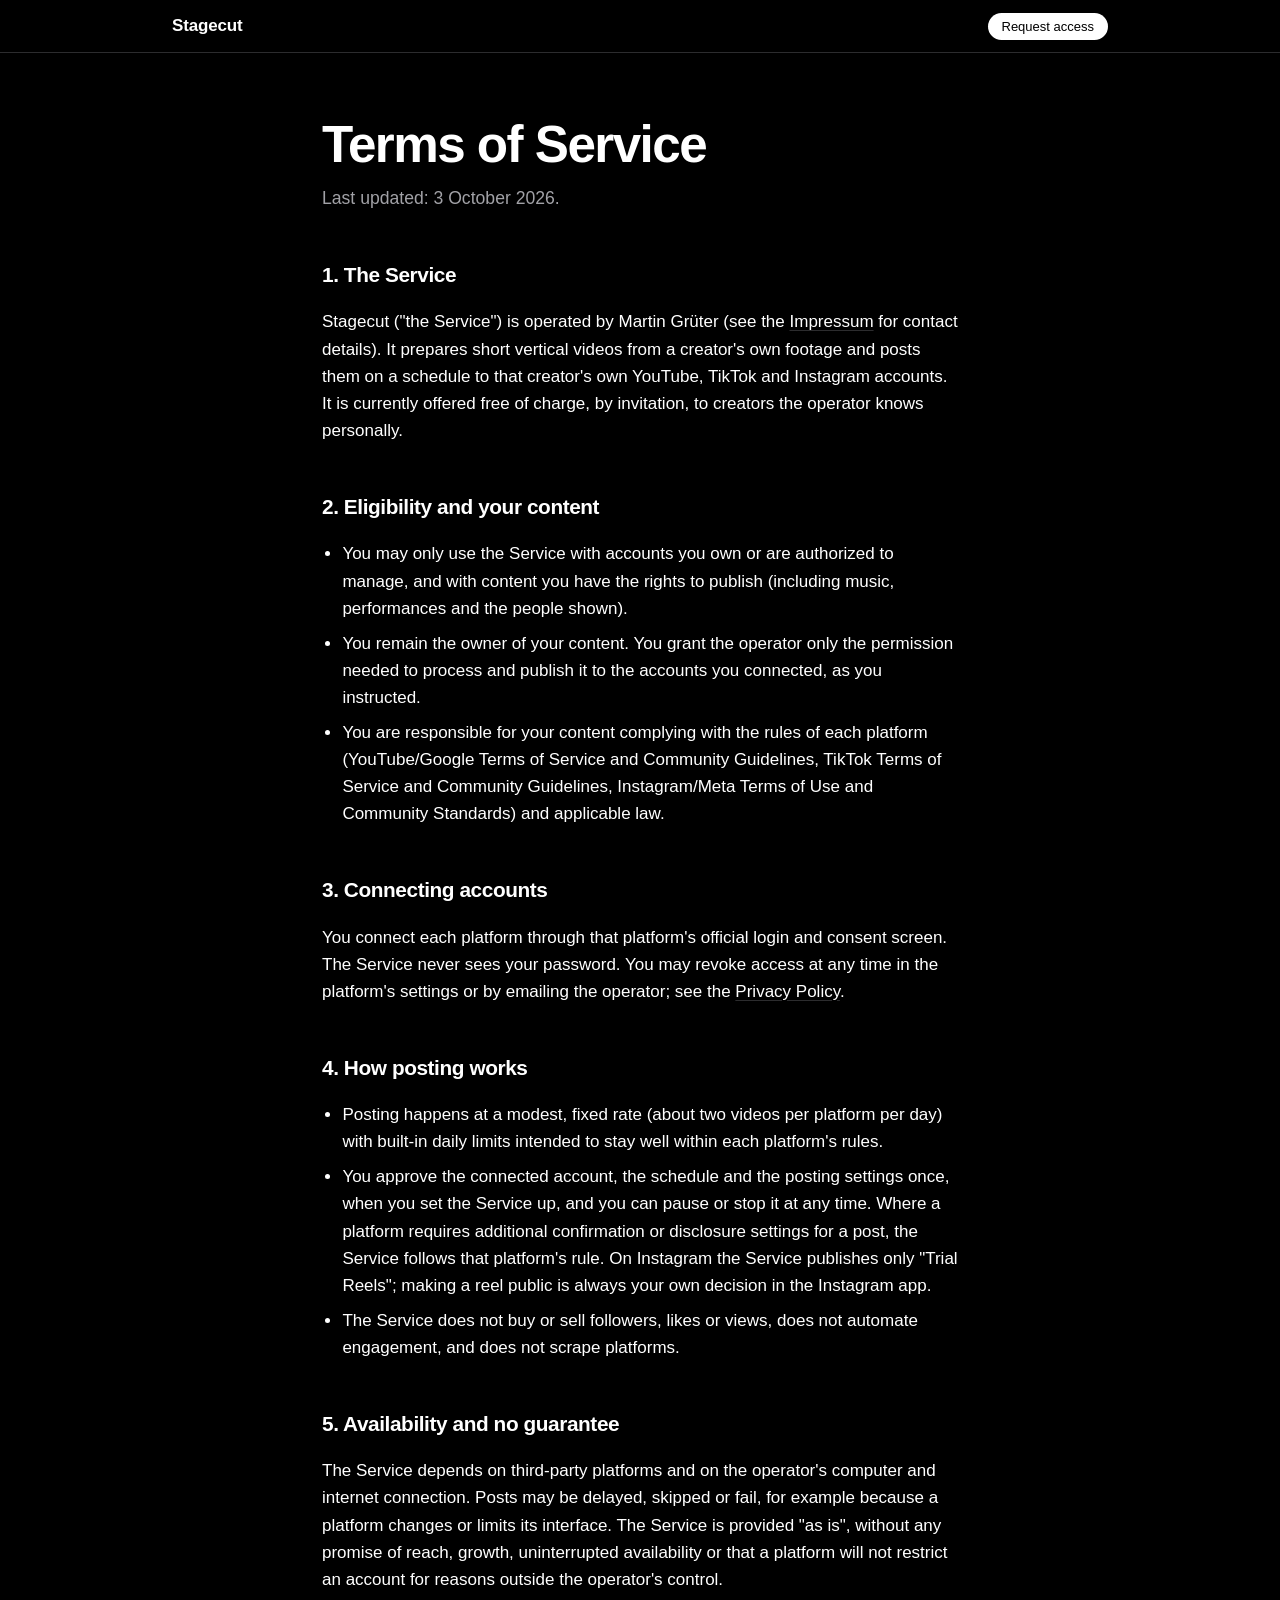
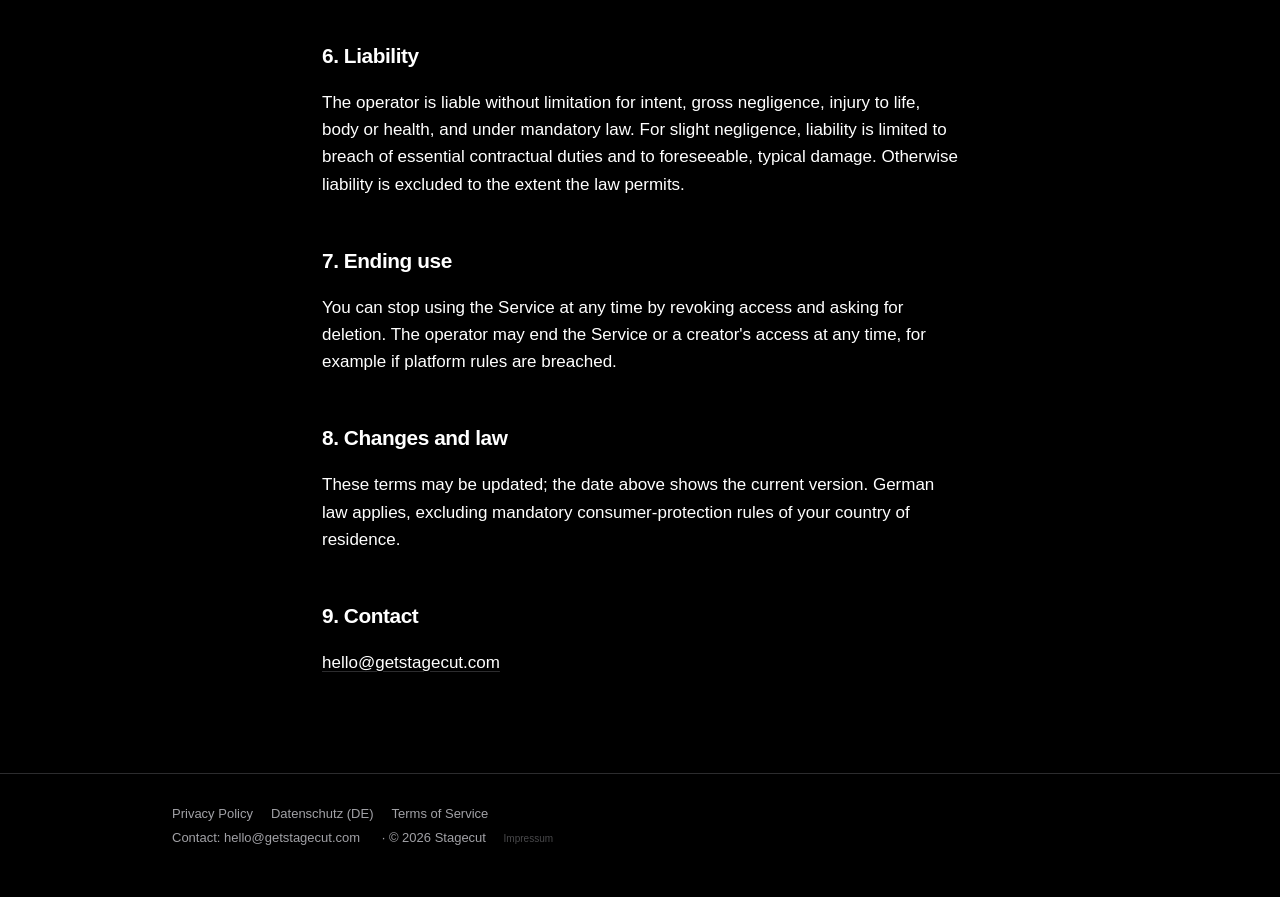
<file: terms.html>
<!doctype html>
<html lang="en">
<head>
<meta charset="utf-8">
<meta name="viewport" content="width=device-width, initial-scale=1">
<title>Terms of Service – Stagecut</title>
<meta name="description" content="Terms of use for Stagecut.">
<meta name="color-scheme" content="dark">
<link rel="stylesheet" href="style.css">
</head>
<body>
<nav class="nav"><div class="nav-inner">
  <a class="brand" href="index.html">Stagecut</a>
  <div class="nav-links"><a class="pill" href="mailto:hello@getstagecut.com?subject=Stagecut%20access">Request access</a></div>
</div></nav>
<main class="narrow">
<h1>Terms of Service</h1>
<p class="lead">Last updated: 3 October 2026.</p>

<h2>1. The Service</h2>
<p>Stagecut ("the Service") is operated by Martin Grüter (see the <a href="impressum.html">Impressum</a> for contact details). It prepares short vertical videos from a creator's own footage and posts them on a schedule to that creator's own YouTube, TikTok and Instagram accounts. It is currently offered free of charge, by invitation, to creators the operator knows personally.</p>

<h2>2. Eligibility and your content</h2>
<ul>
<li>You may only use the Service with accounts you own or are authorized to manage, and with content you have the rights to publish (including music, performances and the people shown).</li>
<li>You remain the owner of your content. You grant the operator only the permission needed to process and publish it to the accounts you connected, as you instructed.</li>
<li>You are responsible for your content complying with the rules of each platform (YouTube/Google Terms of Service and Community Guidelines, TikTok Terms of Service and Community Guidelines, Instagram/Meta Terms of Use and Community Standards) and applicable law.</li>
</ul>

<h2>3. Connecting accounts</h2>
<p>You connect each platform through that platform's official login and consent screen. The Service never sees your password. You may revoke access at any time in the platform's settings or by emailing the operator; see the <a href="privacy.html#delete-data">Privacy Policy</a>.</p>

<h2>4. How posting works</h2>
<ul>
<li>Posting happens at a modest, fixed rate (about two videos per platform per day) with built-in daily limits intended to stay well within each platform's rules.</li>
<li>You approve the connected account, the schedule and the posting settings once, when you set the Service up, and you can pause or stop it at any time. Where a platform requires additional confirmation or disclosure settings for a post, the Service follows that platform's rule. On Instagram the Service publishes only "Trial Reels"; making a reel public is always your own decision in the Instagram app.</li>
<li>The Service does not buy or sell followers, likes or views, does not automate engagement, and does not scrape platforms.</li>
</ul>

<h2>5. Availability and no guarantee</h2>
<p>The Service depends on third-party platforms and on the operator's computer and internet connection. Posts may be delayed, skipped or fail, for example because a platform changes or limits its interface. The Service is provided "as is", without any promise of reach, growth, uninterrupted availability or that a platform will not restrict an account for reasons outside the operator's control.</p>

<h2>6. Liability</h2>
<p>The operator is liable without limitation for intent, gross negligence, injury to life, body or health, and under mandatory law. For slight negligence, liability is limited to breach of essential contractual duties and to foreseeable, typical damage. Otherwise liability is excluded to the extent the law permits.</p>

<h2>7. Ending use</h2>
<p>You can stop using the Service at any time by revoking access and asking for deletion. The operator may end the Service or a creator's access at any time, for example if platform rules are breached.</p>

<h2>8. Changes and law</h2>
<p>These terms may be updated; the date above shows the current version. German law applies, excluding mandatory consumer-protection rules of your country of residence.</p>

<h2>9. Contact</h2>
<p><a href="mailto:hello@getstagecut.com">hello@getstagecut.com</a></p>

</main>
<footer><div class="foot">
  <a href="privacy.html">Privacy Policy</a><a href="datenschutz.html">Datenschutz (DE)</a><a href="terms.html">Terms of Service</a><br>
  Contact: <a href="mailto:hello@getstagecut.com">hello@getstagecut.com</a> &middot; &copy; 2026 Stagecut <a class="tiny" href="impressum.html">Impressum</a>
</div></footer>
</body>
</html>
</file>
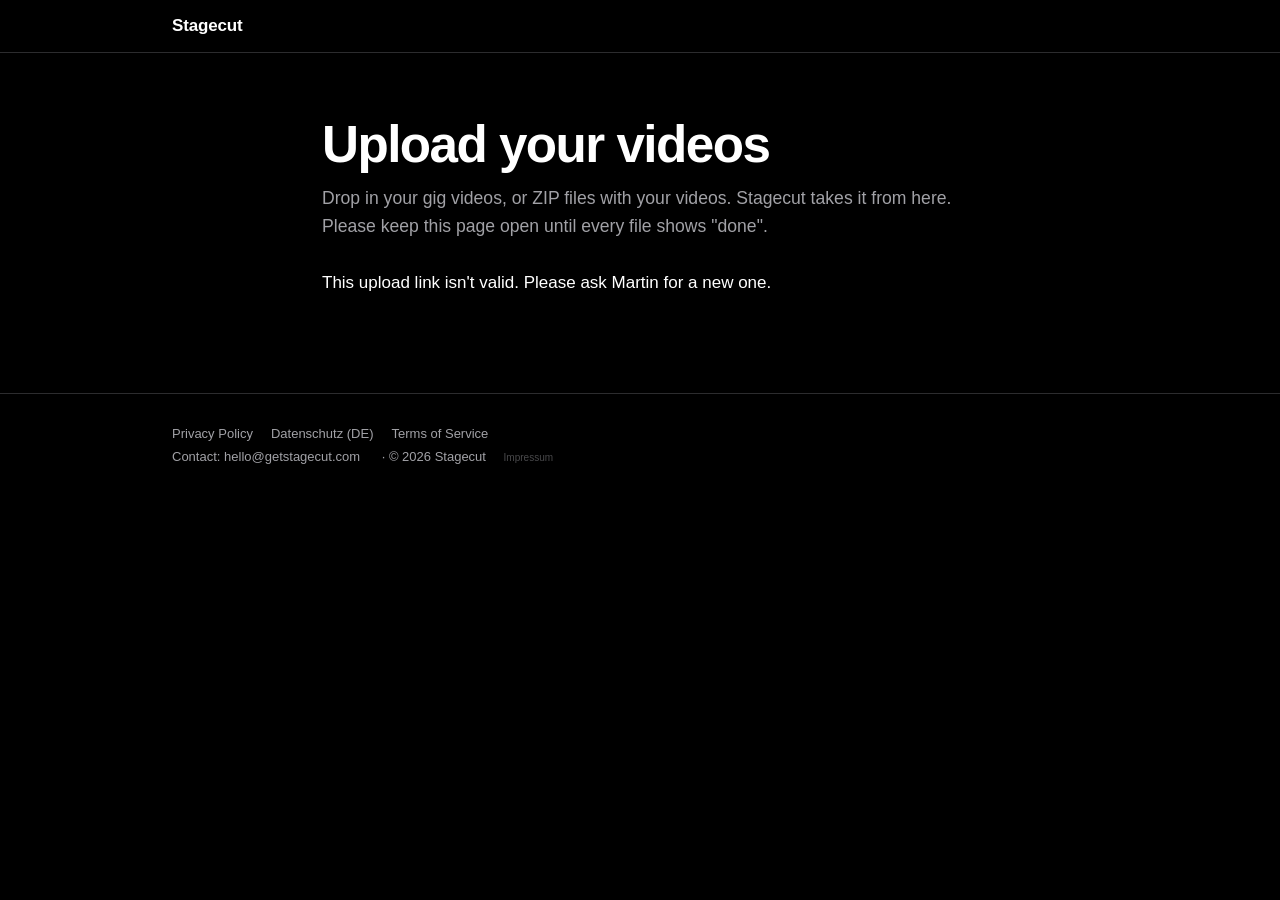
<file: upload.html>
<!doctype html>
<html lang="en">
<head>
<meta charset="utf-8">
<meta name="viewport" content="width=device-width, initial-scale=1">
<title>Upload your videos – Stagecut</title>
<meta name="robots" content="noindex, nofollow">
<meta name="referrer" content="no-referrer">
<meta name="color-scheme" content="dark">
<link rel="stylesheet" href="style.css">
<style>
  .drop { border: 1.5px dashed var(--line); border-radius: 22px; padding: 56px 24px; text-align: center; cursor: pointer; transition: background .15s, border-color .15s; }
  .drop.over { background: var(--soft); border-color: var(--muted); }
  .drop strong { display: block; font-size: 1.3rem; letter-spacing: -.02em; margin-bottom: 6px; }
  .drop span { color: var(--muted); }
  .consent { display: flex; gap: 12px; align-items: flex-start; margin: 22px 0; color: var(--muted); font-size: 15px; }
  .consent input { margin-top: 5px; width: 18px; height: 18px; accent-color: #fff; }
  .file { background: var(--soft); border-radius: 14px; padding: 14px 16px; margin: 10px 0; }
  .file .row { display: flex; justify-content: space-between; gap: 12px; font-size: 15px; }
  .file .name { overflow: hidden; text-overflow: ellipsis; white-space: nowrap; }
  .file .state { color: var(--muted); white-space: nowrap; }
  .bar { height: 4px; background: var(--line); border-radius: 4px; margin-top: 10px; overflow: hidden; }
  .bar > i { display: block; height: 100%; width: 0; background: var(--fg); transition: width .2s; }
  .err { color: #ff8a80; }
  .ok { color: #fff; }
  #msg { margin-top: 18px; }
  .hidden { display: none; }
</style>
</head>
<body>
<nav class="nav"><div class="nav-inner">
  <a class="brand" href="index.html">Stagecut</a>
  <div class="nav-links"></div>
</div></nav>

<main class="narrow">
  <h1 id="title">Upload your videos</h1>
  <p class="lead" id="lead">Drop in your gig videos, or ZIP files with your videos. Stagecut takes it from here. Please keep this page open until every file shows "done".</p>

  <div id="invalid" class="hidden"><p class="err">This upload link isn't valid. Please ask Martin for a new one.</p></div>

  <div id="app" class="hidden">
    <div class="drop" id="drop" tabindex="0" role="button" aria-label="Choose videos to upload">
      <strong>Drop videos here</strong>
      <span>or click to choose files &middot; videos (.mp4, .mov, .m4v) or .zip files of videos</span>
    </div>
    <input id="picker" type="file" accept=".mp4,.mov,.m4v,.zip,video/mp4,video/quicktime,application/zip" multiple hidden>

    <label class="consent">
      <input type="checkbox" id="consent">
      <span>These videos are my own, I have the rights to publish them, and I'm okay with Stagecut processing them and posting them on my accounts. See the <a href="privacy.html">Privacy Policy</a>.</span>
    </label>

    <div id="list"></div>
    <p id="msg" class="lead"></p>
  </div>
</main>

<footer><div class="foot">
  <a href="privacy.html">Privacy Policy</a><a href="datenschutz.html">Datenschutz (DE)</a><a href="terms.html">Terms of Service</a><br>
  Contact: <a href="mailto:hello@getstagecut.com">hello@getstagecut.com</a> &middot; &copy; 2026 Stagecut <a class="tiny" href="impressum.html">Impressum</a>
</div></footer>

<script>
const API = "https://api.getstagecut.com";
const token = new URLSearchParams(location.search).get("dj") || "";
const $ = id => document.getElementById(id);
let cfg = null;

function fmt(bytes) {
  if (bytes >= 1e9) return (bytes / 1e9).toFixed(2) + " GB";
  return Math.max(1, Math.round(bytes / 1e6)) + " MB";
}
const q = p => `${API}${p}${p.includes("?") ? "&" : "?"}dj=${encodeURIComponent(token)}`;

async function init() {
  if (!token) return $("invalid").classList.remove("hidden");
  try {
    const r = await fetch(q("/upload/whoami"));
    if (!r.ok) throw new Error();
    cfg = await r.json();
  } catch {
    return $("invalid").classList.remove("hidden");
  }
  if (cfg.name) $("title").textContent = `Hi ${cfg.name}, upload your videos`;
  $("app").classList.remove("hidden");
}

const drop = $("drop"), picker = $("picker");
drop.addEventListener("click", () => picker.click());
drop.addEventListener("keydown", e => { if (e.key === "Enter" || e.key === " ") { e.preventDefault(); picker.click(); } });
["dragenter", "dragover"].forEach(ev => drop.addEventListener(ev, e => { e.preventDefault(); drop.classList.add("over"); }));
["dragleave", "drop"].forEach(ev => drop.addEventListener(ev, e => { e.preventDefault(); drop.classList.remove("over"); }));
drop.addEventListener("drop", e => handle(e.dataTransfer.files));
picker.addEventListener("change", () => { handle(picker.files); picker.value = ""; });

let queue = Promise.resolve();
function handle(files) {
  if (!$("consent").checked) {
    $("msg").innerHTML = '<span class="err">Please tick the box first, then add your videos.</span>';
    return;
  }
  $("msg").textContent = "";
  for (const f of files) queue = queue.then(() => uploadOne(f));
}

function addRow(file) {
  const el = document.createElement("div");
  el.className = "file";
  el.innerHTML = '<div class="row"><span class="name"></span><span class="state">waiting…</span></div><div class="bar"><i></i></div>';
  el.querySelector(".name").textContent = `${file.name} (${fmt(file.size)})`;
  $("list").appendChild(el);
  return { state: el.querySelector(".state"), bar: el.querySelector(".bar i") };
}

async function withRetry(fn, tries = 4) {
  let last;
  for (let i = 0; i < tries; i++) {
    try { return await fn(); } catch (e) { last = e; await new Promise(r => setTimeout(r, 1000 * 2 ** i)); }
  }
  throw last;
}

async function uploadOne(file) {
  const ui = addRow(file);
  try {
    ui.state.textContent = "starting…";
    const start = await withRetry(async () => {
      const r = await fetch(q("/upload/start"), { method: "POST", headers: { "Content-Type": "application/json" }, body: JSON.stringify({ filename: file.name, size: file.size, type: file.type }) });
      const j = await r.json();
      if (!r.ok) { const e = new Error(j.error || "failed"); e.fatal = true; throw e; }
      return j;
    }, 2);
    const partSize = cfg.partBytes;
    const total = Math.ceil(file.size / partSize);
    const parts = [];
    for (let i = 0; i < total; i++) {
      const blob = file.slice(i * partSize, Math.min(file.size, (i + 1) * partSize));
      const done = await withRetry(async () => {
        const r = await fetch(q(`/upload/part?key=${encodeURIComponent(start.key)}&uploadId=${encodeURIComponent(start.uploadId)}&part=${i + 1}`), { method: "PUT", body: blob });
        if (!r.ok) throw new Error("part failed");
        return r.json();
      });
      parts.push(done);
      ui.bar.style.width = ((i + 1) / total * 100).toFixed(1) + "%";
      ui.state.textContent = Math.round((i + 1) / total * 100) + "%";
    }
    await withRetry(async () => {
      const r = await fetch(q("/upload/complete"), { method: "POST", headers: { "Content-Type": "application/json" }, body: JSON.stringify({ key: start.key, uploadId: start.uploadId, parts }) });
      if (!r.ok) throw new Error("complete failed");
    });
    ui.state.textContent = "done ✓";
    ui.state.className = "state ok";
  } catch (e) {
    ui.state.textContent = e.fatal ? e.message : "failed – please try again";
    ui.state.className = "state err";
  }
}

window.addEventListener("beforeunload", e => {
  if (document.querySelector(".file .state:not(.ok):not(.err)")) { e.preventDefault(); e.returnValue = ""; }
});
init();
</script>
</body>
</html>
</file>
<file: style.css>
/* Always black with white text — no light mode. */
:root {
  --bg: #000000;
  --fg: #ffffff;
  --muted: #a1a1a6;
  --line: #2c2c2e;
  --soft: #111113;
  --nav-bg: rgba(0, 0, 0, .72);
}
html { color-scheme: dark; background: #000; }
* { box-sizing: border-box; }
html { -webkit-text-size-adjust: 100%; scroll-behavior: smooth; }
body {
  margin: 0;
  background: var(--bg);
  color: var(--fg);
  font: 17px/1.6 -apple-system, BlinkMacSystemFont, "SF Pro Text", "Helvetica Neue", Helvetica, Arial, sans-serif;
  -webkit-font-smoothing: antialiased;
}
a { color: inherit; text-decoration-color: var(--line); text-underline-offset: 3px; }
a:hover { text-decoration-color: currentColor; }

/* Navigation */
.nav {
  position: sticky; top: 0; z-index: 10;
  background: var(--nav-bg);
  -webkit-backdrop-filter: saturate(180%) blur(20px);
  backdrop-filter: saturate(180%) blur(20px);
  border-bottom: 1px solid var(--line);
}
.nav-inner { max-width: 980px; margin: 0 auto; padding: 0 22px; height: 52px; display: flex; align-items: center; justify-content: space-between; }
.brand { font-weight: 600; font-size: 17px; letter-spacing: -.01em; text-decoration: none; }
.nav-links a { color: var(--muted); text-decoration: none; font-size: 14px; margin-left: 22px; }
.nav-links a:hover { color: var(--fg); }

/* Layout */
.wrap { max-width: 980px; margin: 0 auto; padding: 0 22px; }
.narrow { max-width: 680px; margin: 0 auto; padding: 64px 22px 40px; }

/* Hero */
.hero { text-align: center; padding: 110px 0 90px; }
.eyebrow { color: var(--muted); font-size: 15px; font-weight: 500; letter-spacing: .02em; margin: 0 0 18px; }
.hero h1 { font-size: clamp(2.7rem, 7.5vw, 5rem); line-height: 1.04; letter-spacing: -.035em; font-weight: 700; margin: 0 auto 24px; max-width: 14ch; }
.hero p.sub { color: var(--muted); font-size: clamp(1.1rem, 2.4vw, 1.4rem); line-height: 1.45; letter-spacing: -.01em; max-width: 620px; margin: 0 auto 36px; }
.cta { display: inline-flex; gap: 12px; flex-wrap: wrap; justify-content: center; }
.btn { display: inline-block; padding: 12px 24px; border-radius: 980px; font-size: 16px; text-decoration: none; background: var(--fg); color: var(--bg); }
.btn.ghost { background: transparent; color: var(--fg); box-shadow: inset 0 0 0 1px var(--line); }
.btn:hover { opacity: .85; }

/* Sections */
section { padding: 72px 0; border-top: 1px solid var(--line); }
section h2 { font-size: clamp(1.9rem, 4.5vw, 2.8rem); line-height: 1.1; letter-spacing: -.03em; font-weight: 700; margin: 0 0 16px; max-width: 18ch; }
section p.lead { color: var(--muted); font-size: 1.2rem; line-height: 1.5; max-width: 620px; margin: 0 0 40px; letter-spacing: -.01em; }
.grid { display: grid; grid-template-columns: repeat(3, 1fr); gap: 16px; }
.card { background: var(--soft); border-radius: 22px; padding: 30px 28px 34px; }
.card .n { color: var(--muted); font-size: 14px; font-weight: 500; margin-bottom: 40px; }
.card h3 { font-size: 1.35rem; letter-spacing: -.02em; margin: 0 0 8px; }
.card p { color: var(--muted); margin: 0; font-size: 16px; }
.rows > div { display: grid; grid-template-columns: 220px 1fr; gap: 24px; padding: 22px 0; border-top: 1px solid var(--line); }
.rows > div:last-child { border-bottom: 1px solid var(--line); }
.rows h3 { margin: 0; font-size: 1rem; font-weight: 600; }
.rows p { margin: 0; color: var(--muted); }
.quote { background: var(--soft); border-radius: 22px; padding: 40px 32px; font-size: clamp(1.3rem, 3vw, 1.8rem); line-height: 1.35; letter-spacing: -.02em; font-weight: 600; }
.quote span { color: var(--muted); }

/* Legal pages */
.narrow h1 { font-size: clamp(2.2rem, 6vw, 3.2rem); letter-spacing: -.03em; line-height: 1.08; margin: 0 0 12px; }
.narrow .lead { color: var(--muted); font-size: 1.1rem; margin: 0 0 28px; }
.narrow h2 { font-size: 1.3rem; letter-spacing: -.02em; margin: 2.2em 0 .5em; }
.narrow p, .narrow li { color: var(--fg); }
.narrow ul, .narrow ol { padding-left: 1.2em; }
.narrow li { margin-bottom: .45em; }

/* Footer */
footer { border-top: 1px solid var(--line); margin-top: 40px; }
.foot { max-width: 980px; margin: 0 auto; padding: 28px 22px 48px; color: var(--muted); font-size: 13px; line-height: 1.8; }
.foot a { color: var(--muted); text-decoration: none; margin-right: 18px; }
.foot a:hover { color: var(--fg); }

@media (max-width: 760px) {
  .grid { grid-template-columns: 1fr; }
  .rows > div { grid-template-columns: 1fr; gap: 6px; }
  .hero { padding: 72px 0 60px; }
  .nav-links a:not(.keep) { display: none; }
  .card .n { margin-bottom: 20px; }
}

/* Brand hero + summary box (second pass) */
.hero h1 { max-width: none; font-size: clamp(3.2rem, 11vw, 7rem); line-height: 1; letter-spacing: -.045em; margin-bottom: 26px; }
.hero h1 span { display: block; }
.hero h1 .dim { color: var(--muted); font-size: .5em; letter-spacing: -.03em; font-weight: 600; margin-top: .18em; }
.hero { padding-top: 96px; }
.nav-links a.pill { margin-left: 0; color: var(--bg); background: var(--fg); padding: 6px 14px; border-radius: 980px; font-size: 13px; }
.nav-links a.pill:hover { color: var(--bg); opacity: .85; }
@media (max-width: 760px) { .nav-links a.pill { display: inline-block !important; } }
.summary { background: var(--soft); border-radius: 18px; padding: 20px 22px; margin: 0 0 8px; font-size: 1.05rem; line-height: 1.5; }

/* Impressum link: legally required, kept small and unobtrusive */
.foot a.tiny { margin-left: 14px; margin-right: 0; font-size: 10px; opacity: .45; }
.foot a.tiny:hover { opacity: .9; }
</file>
